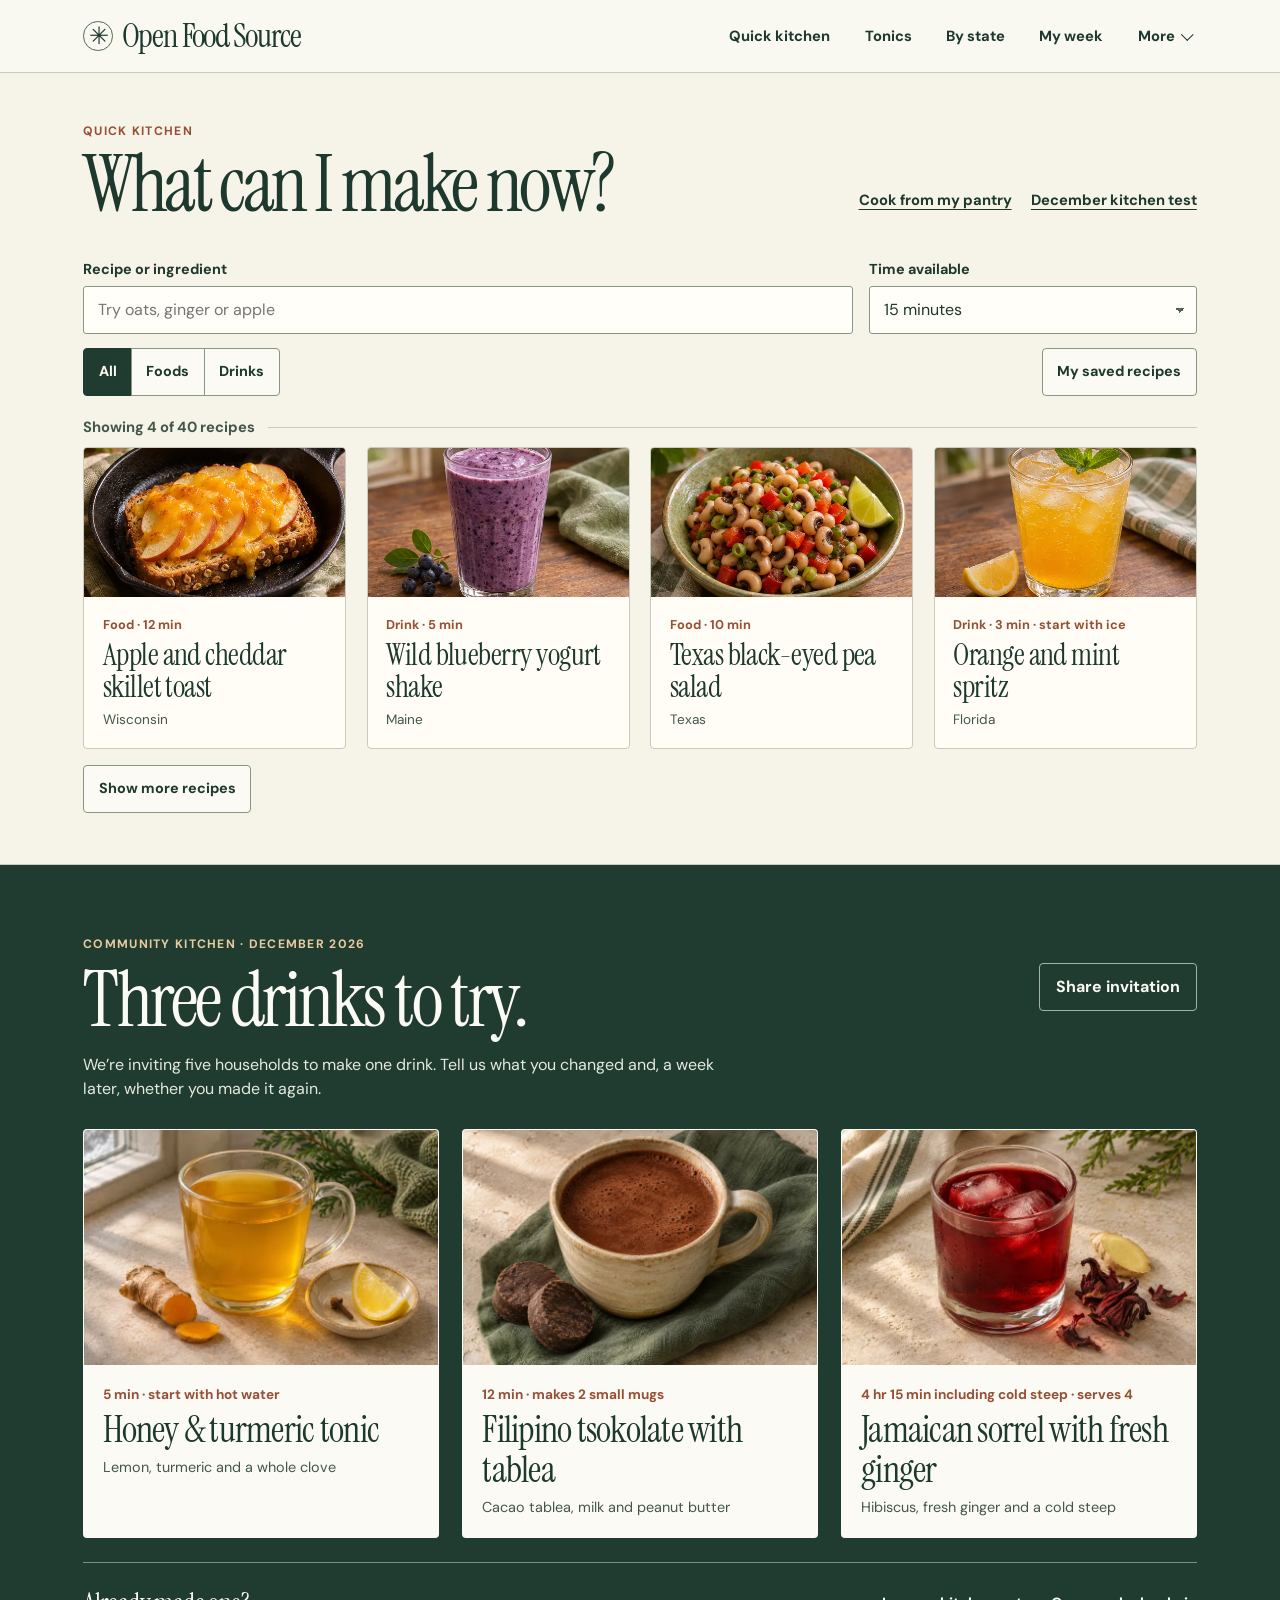
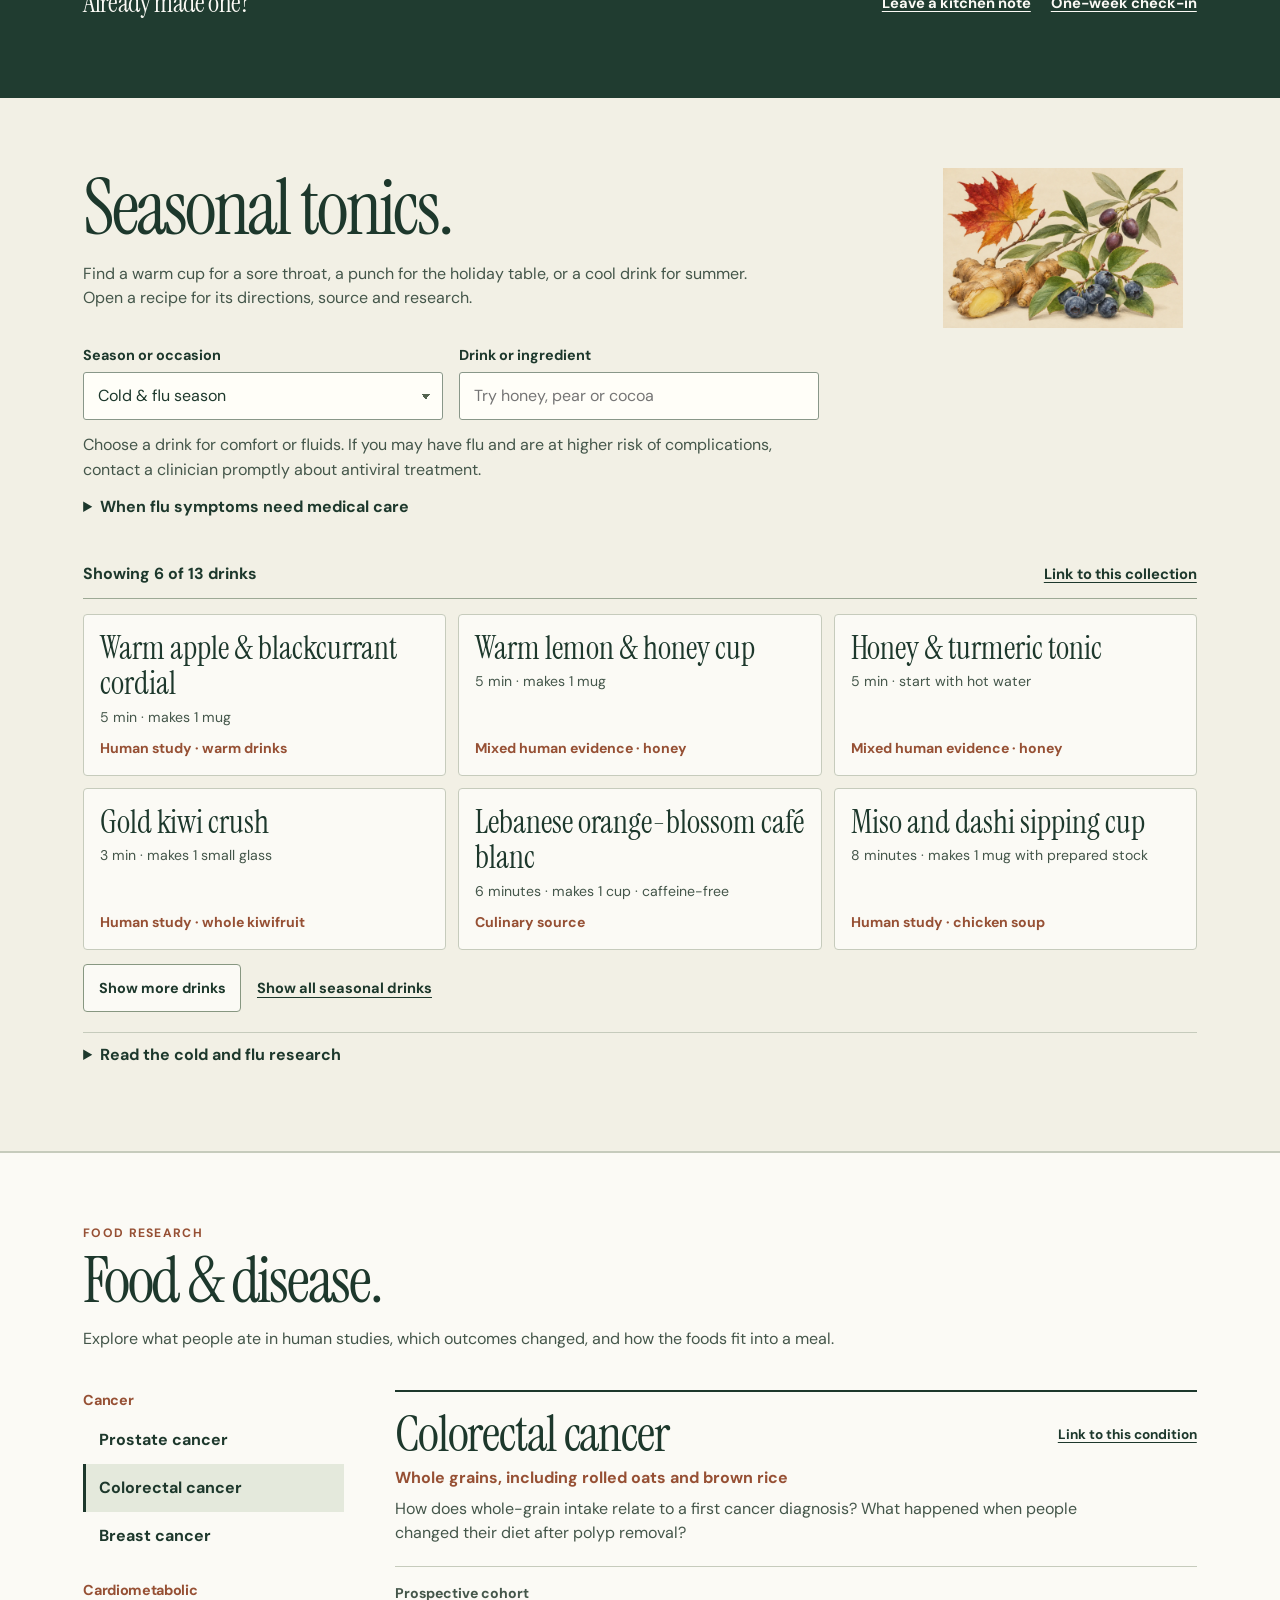
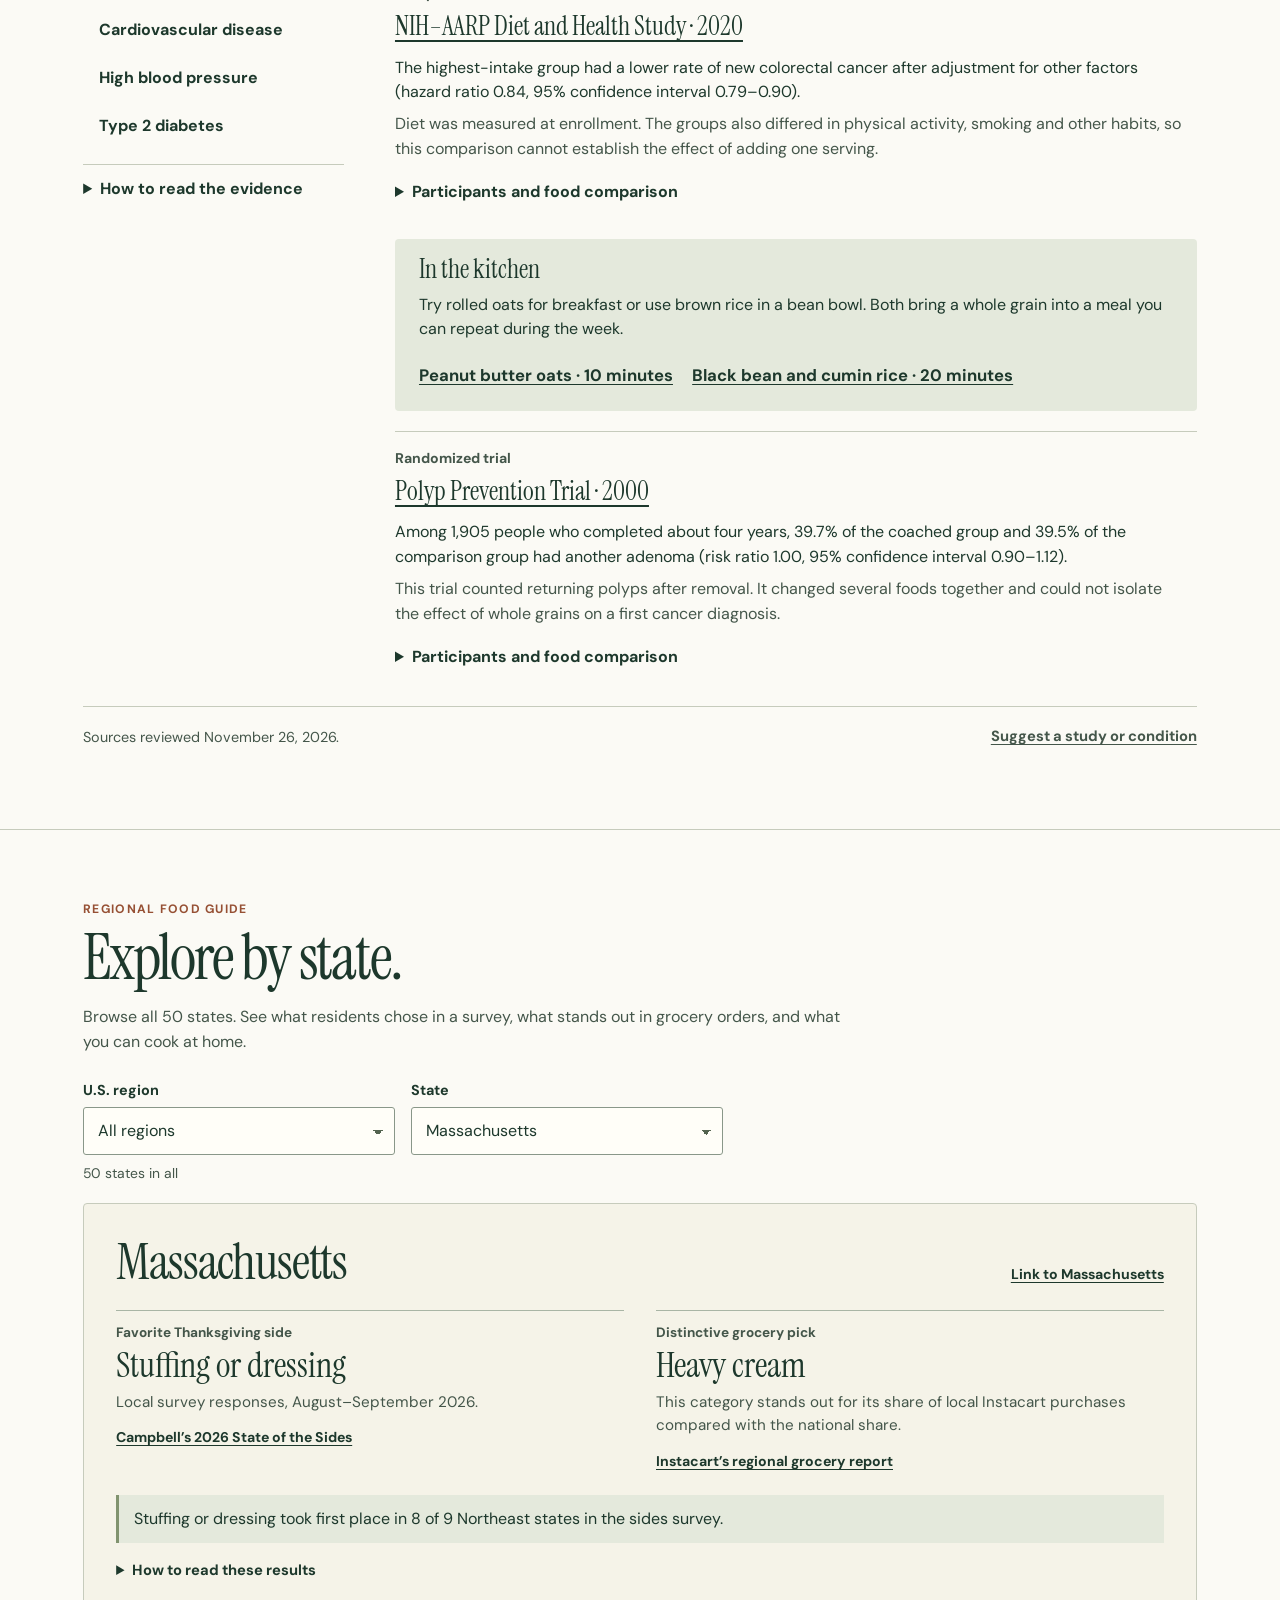
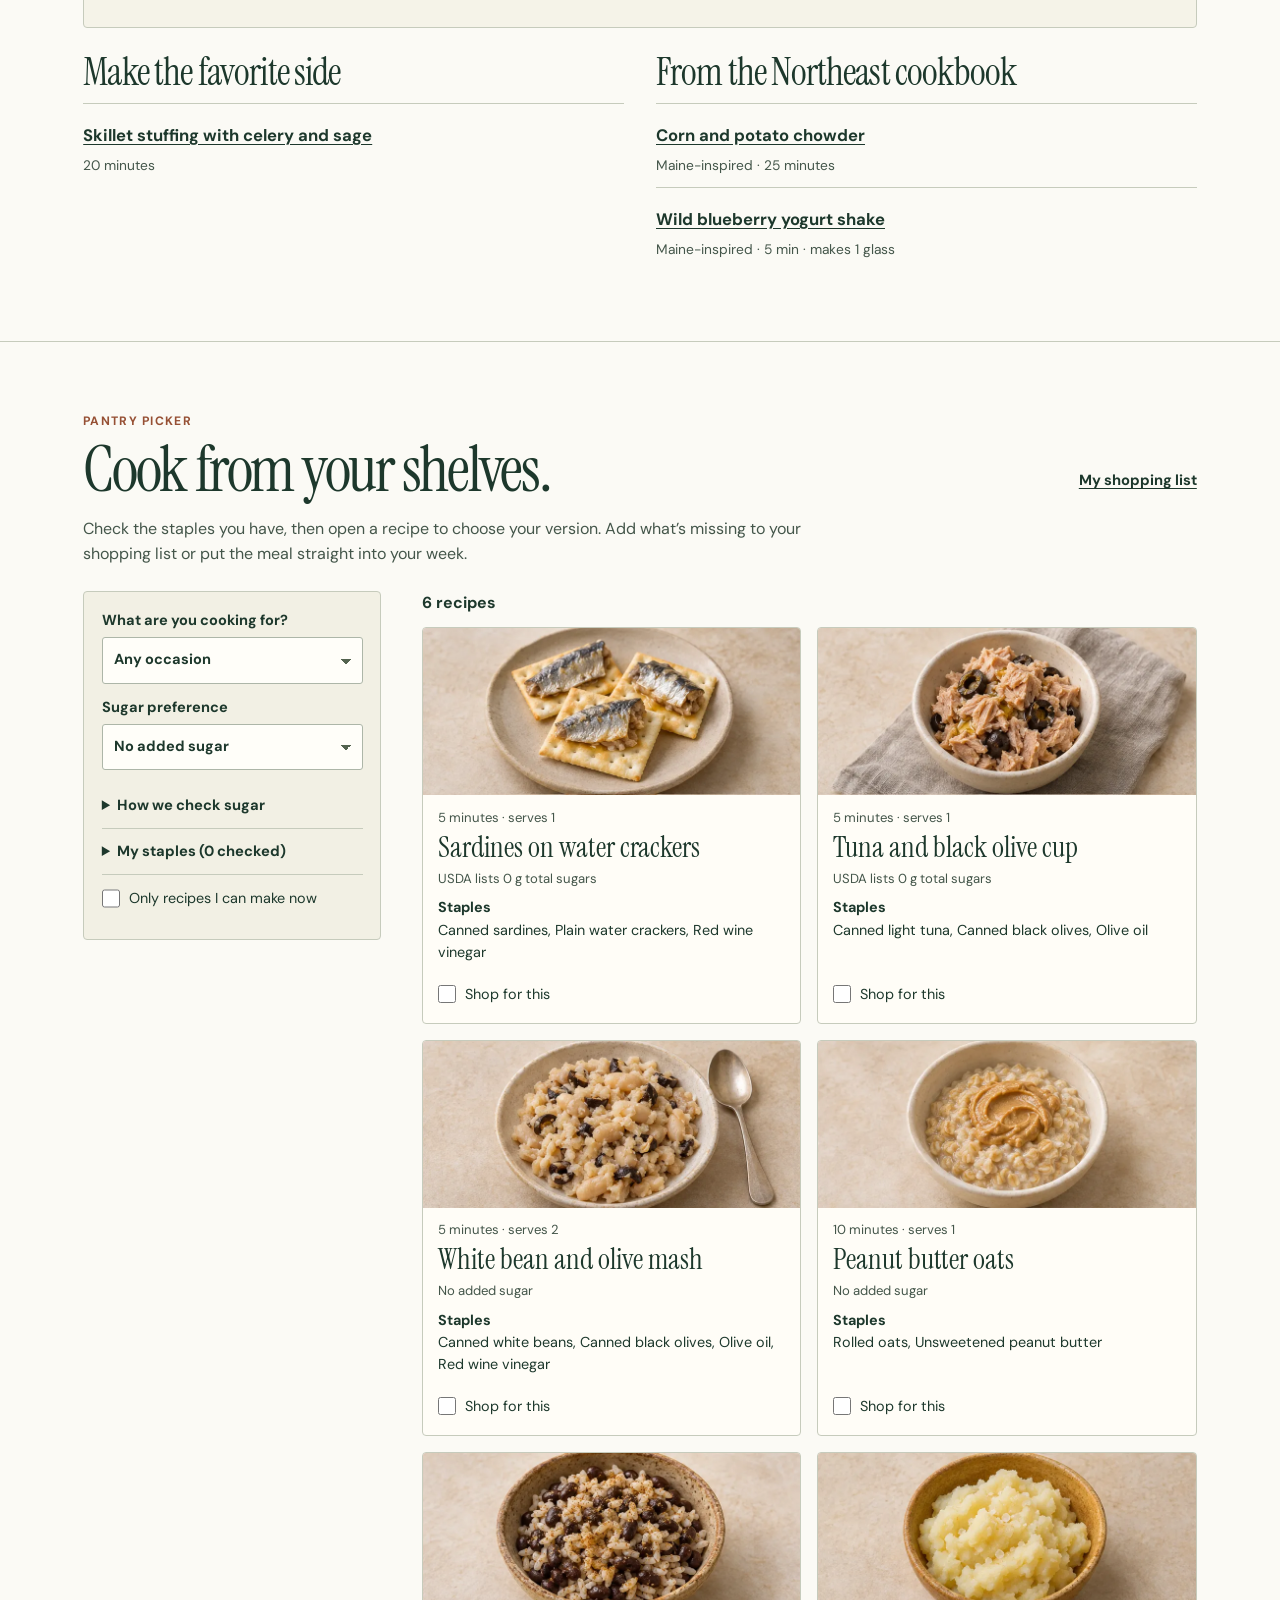
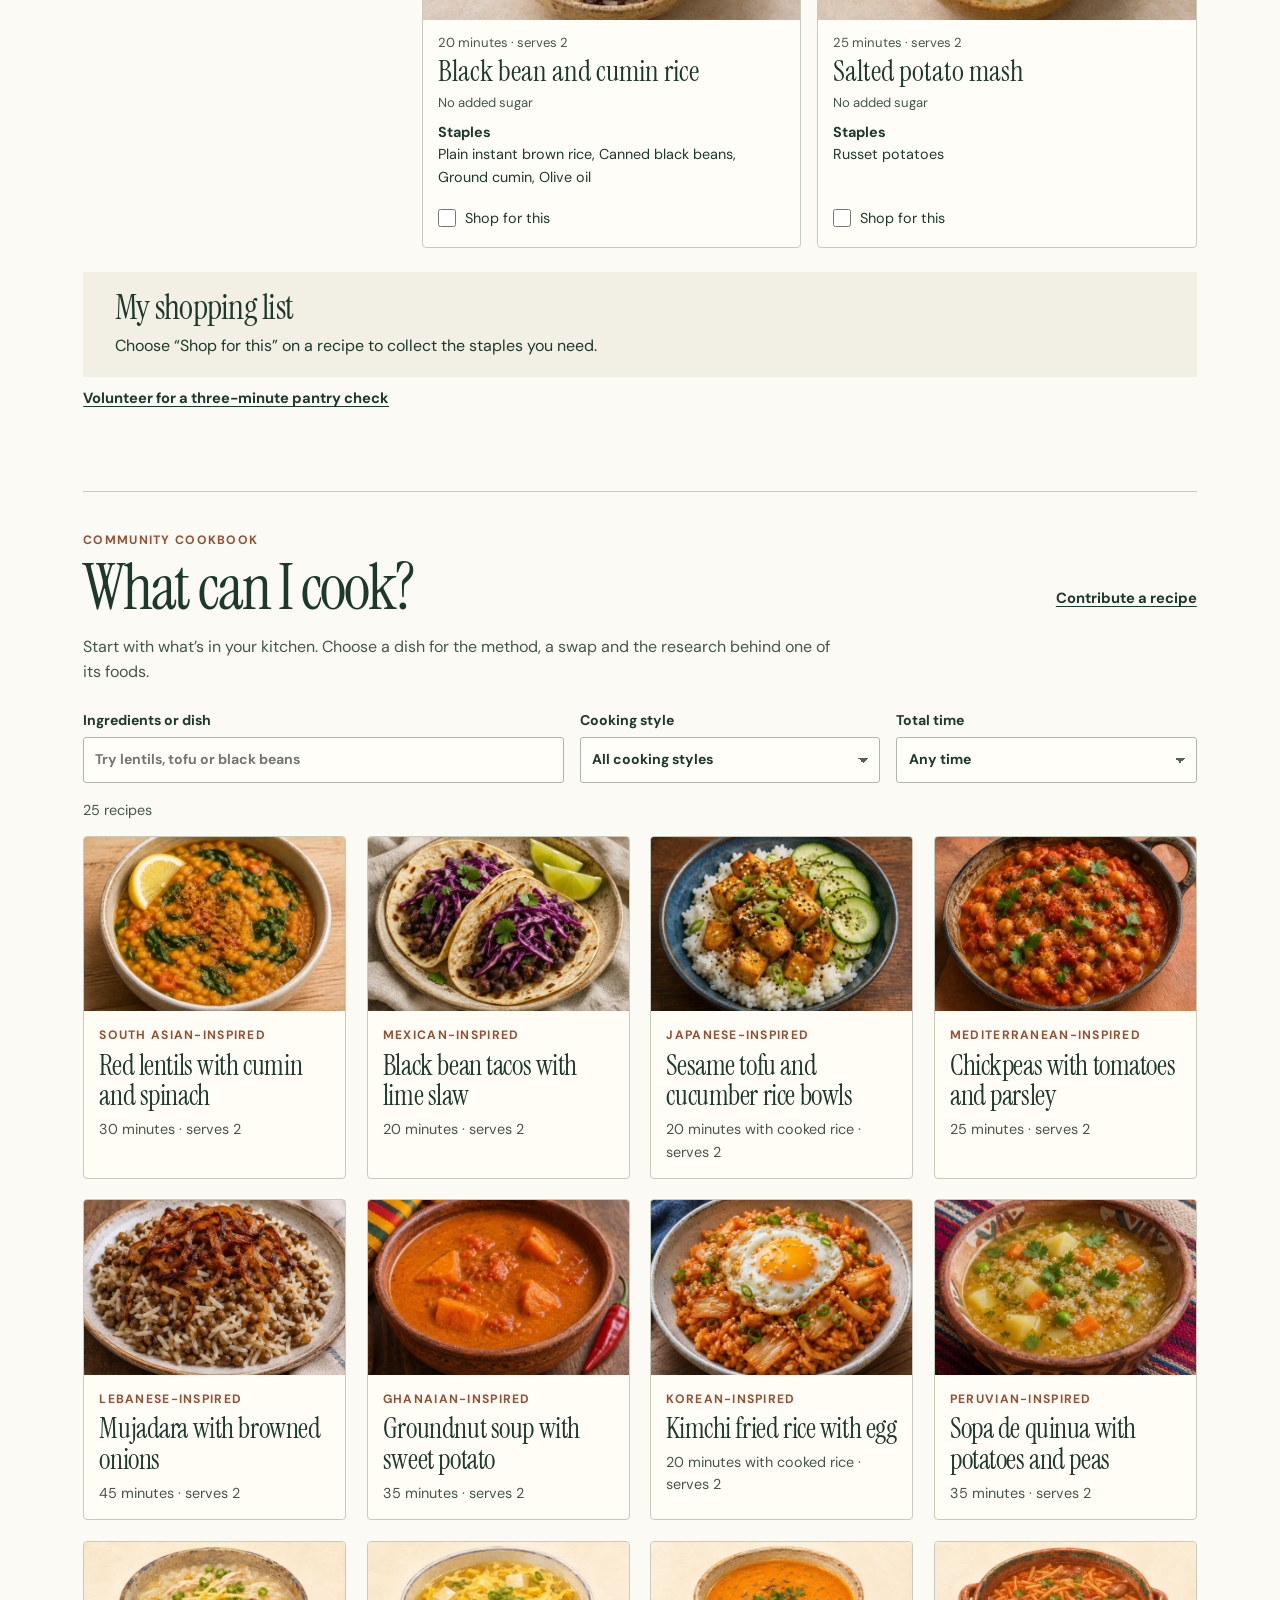
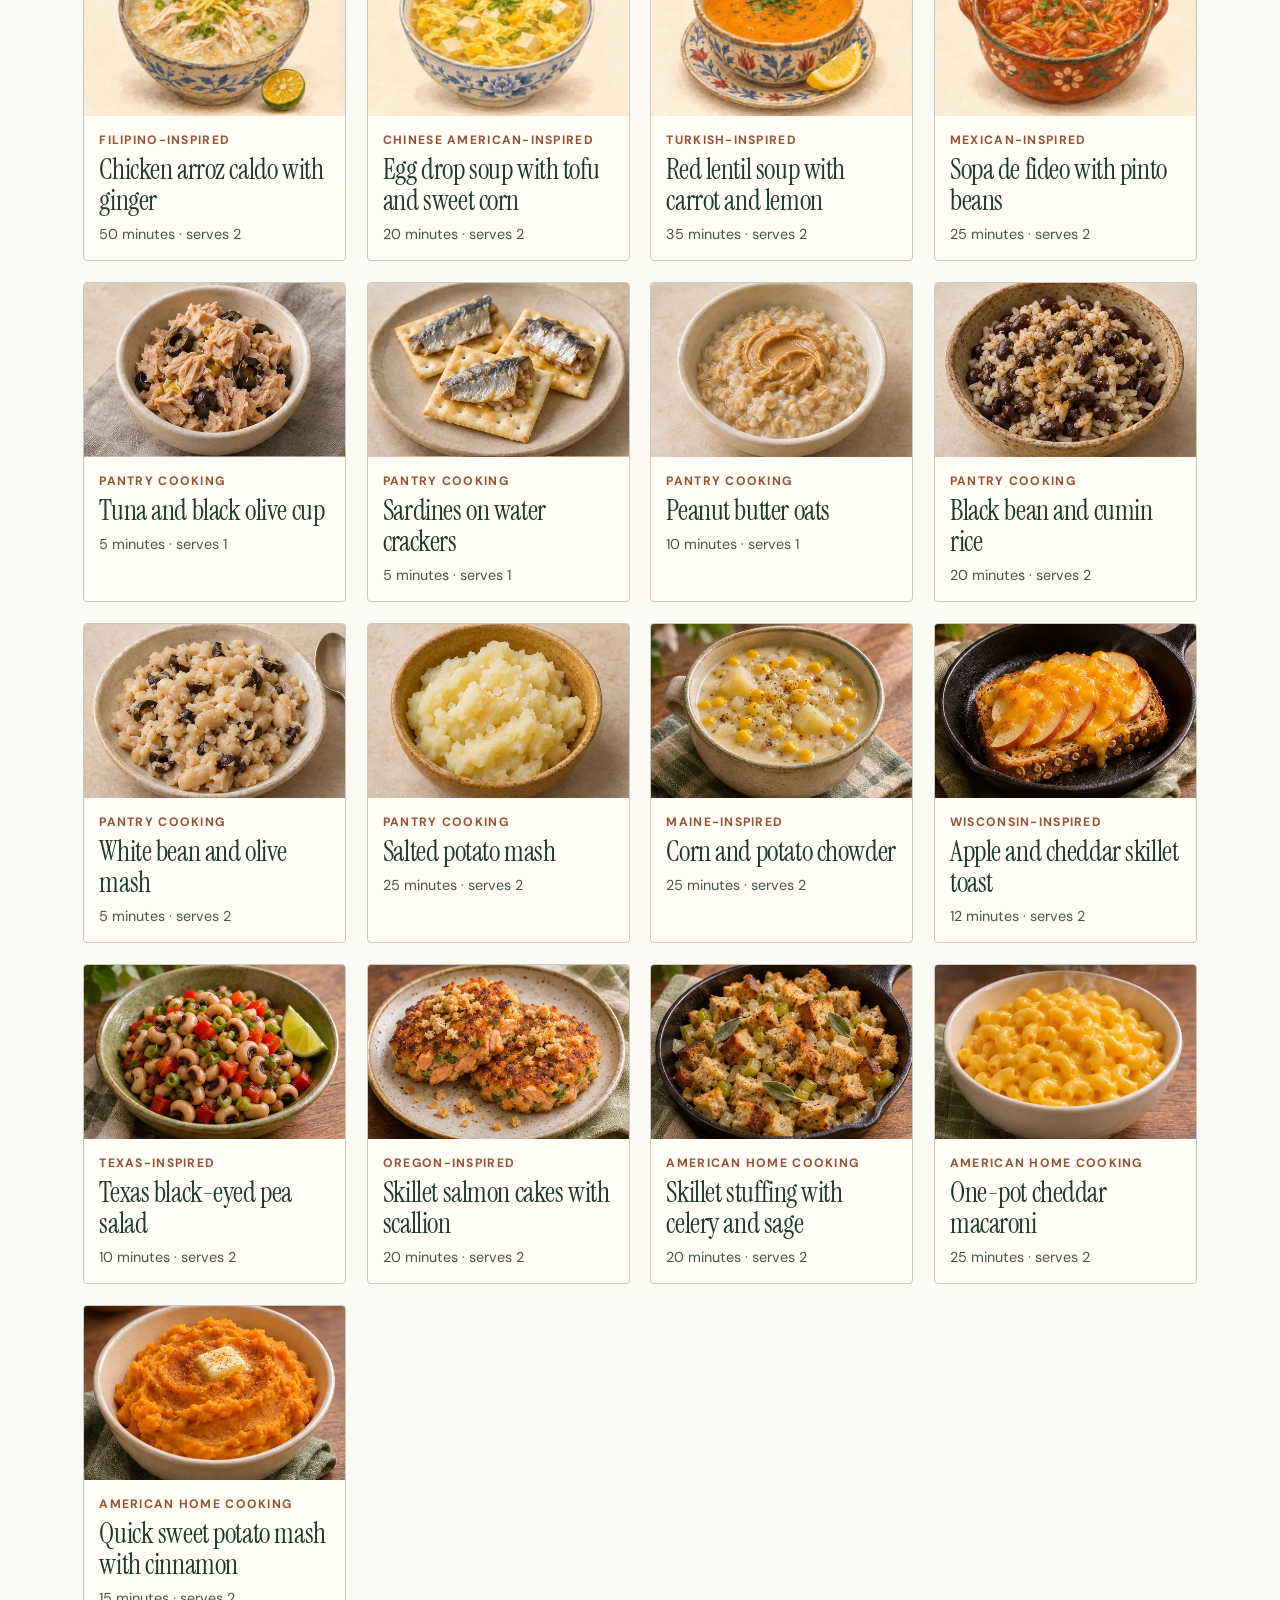
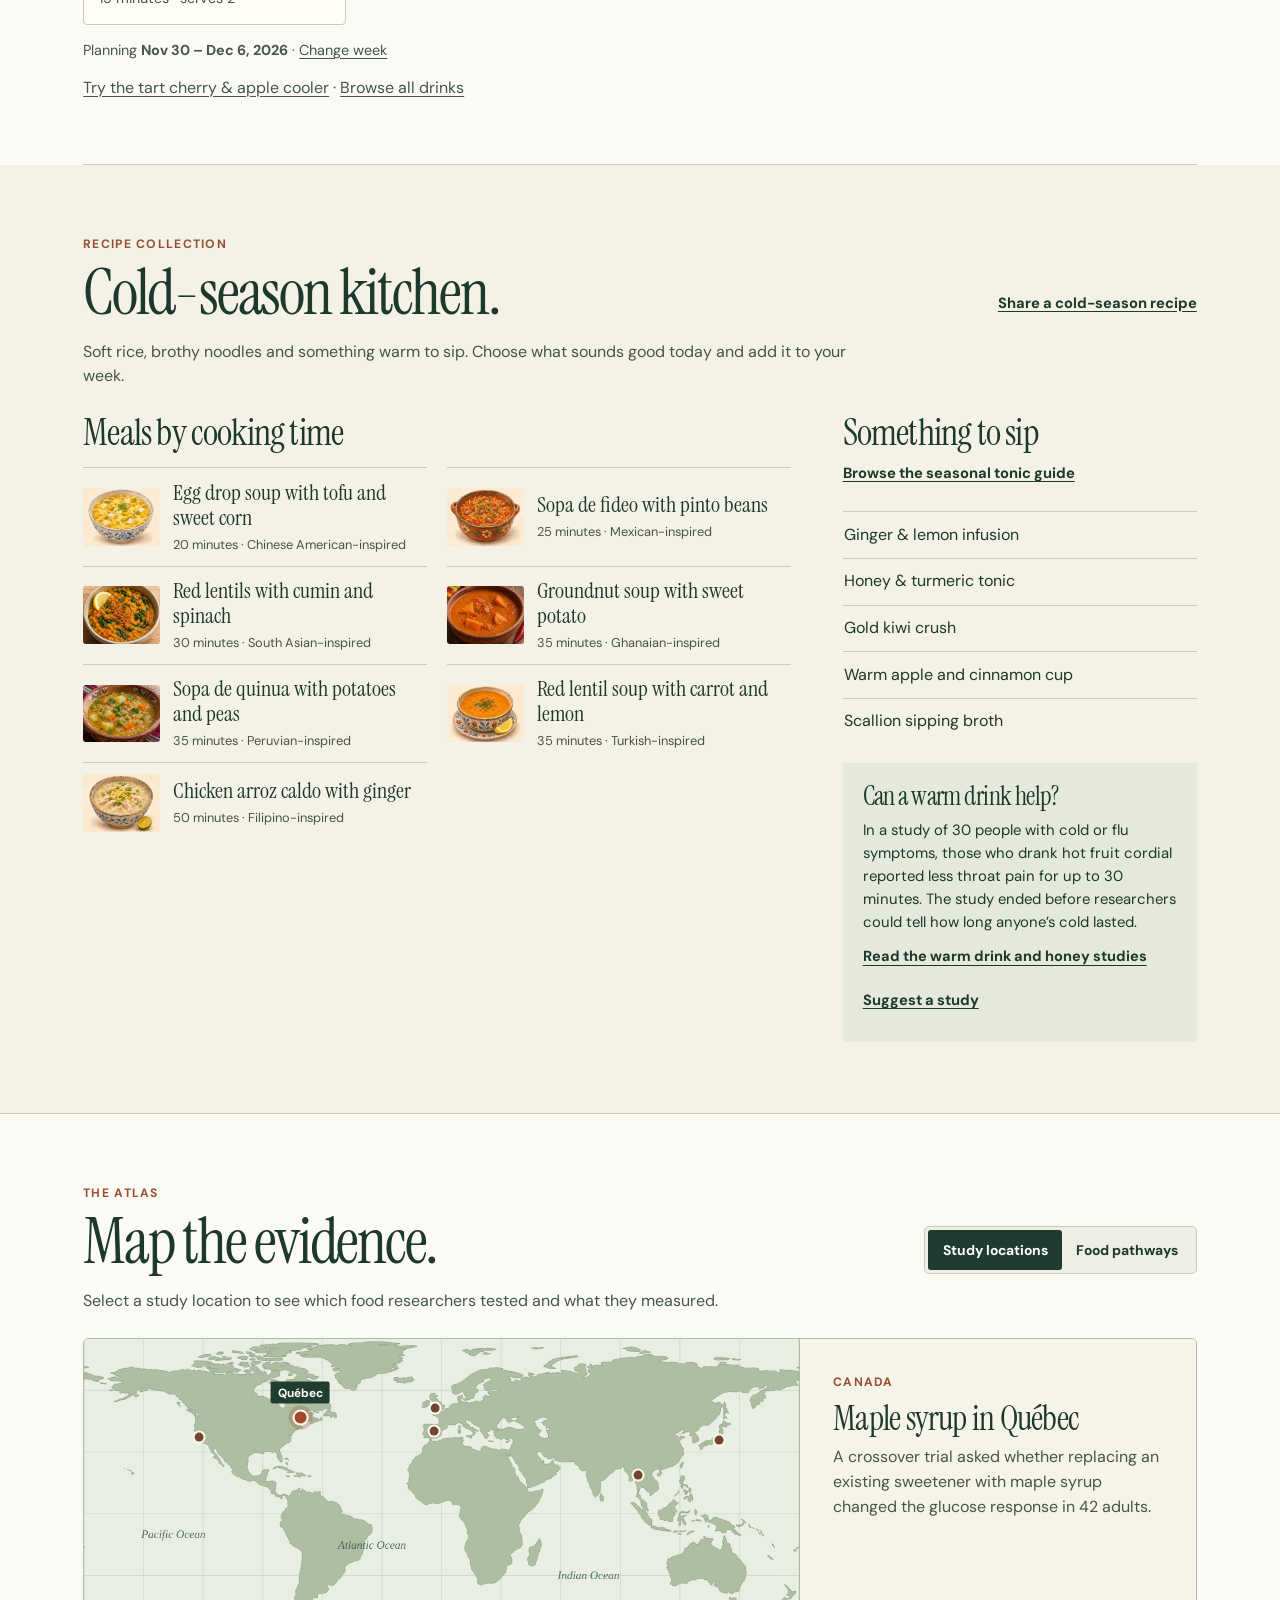
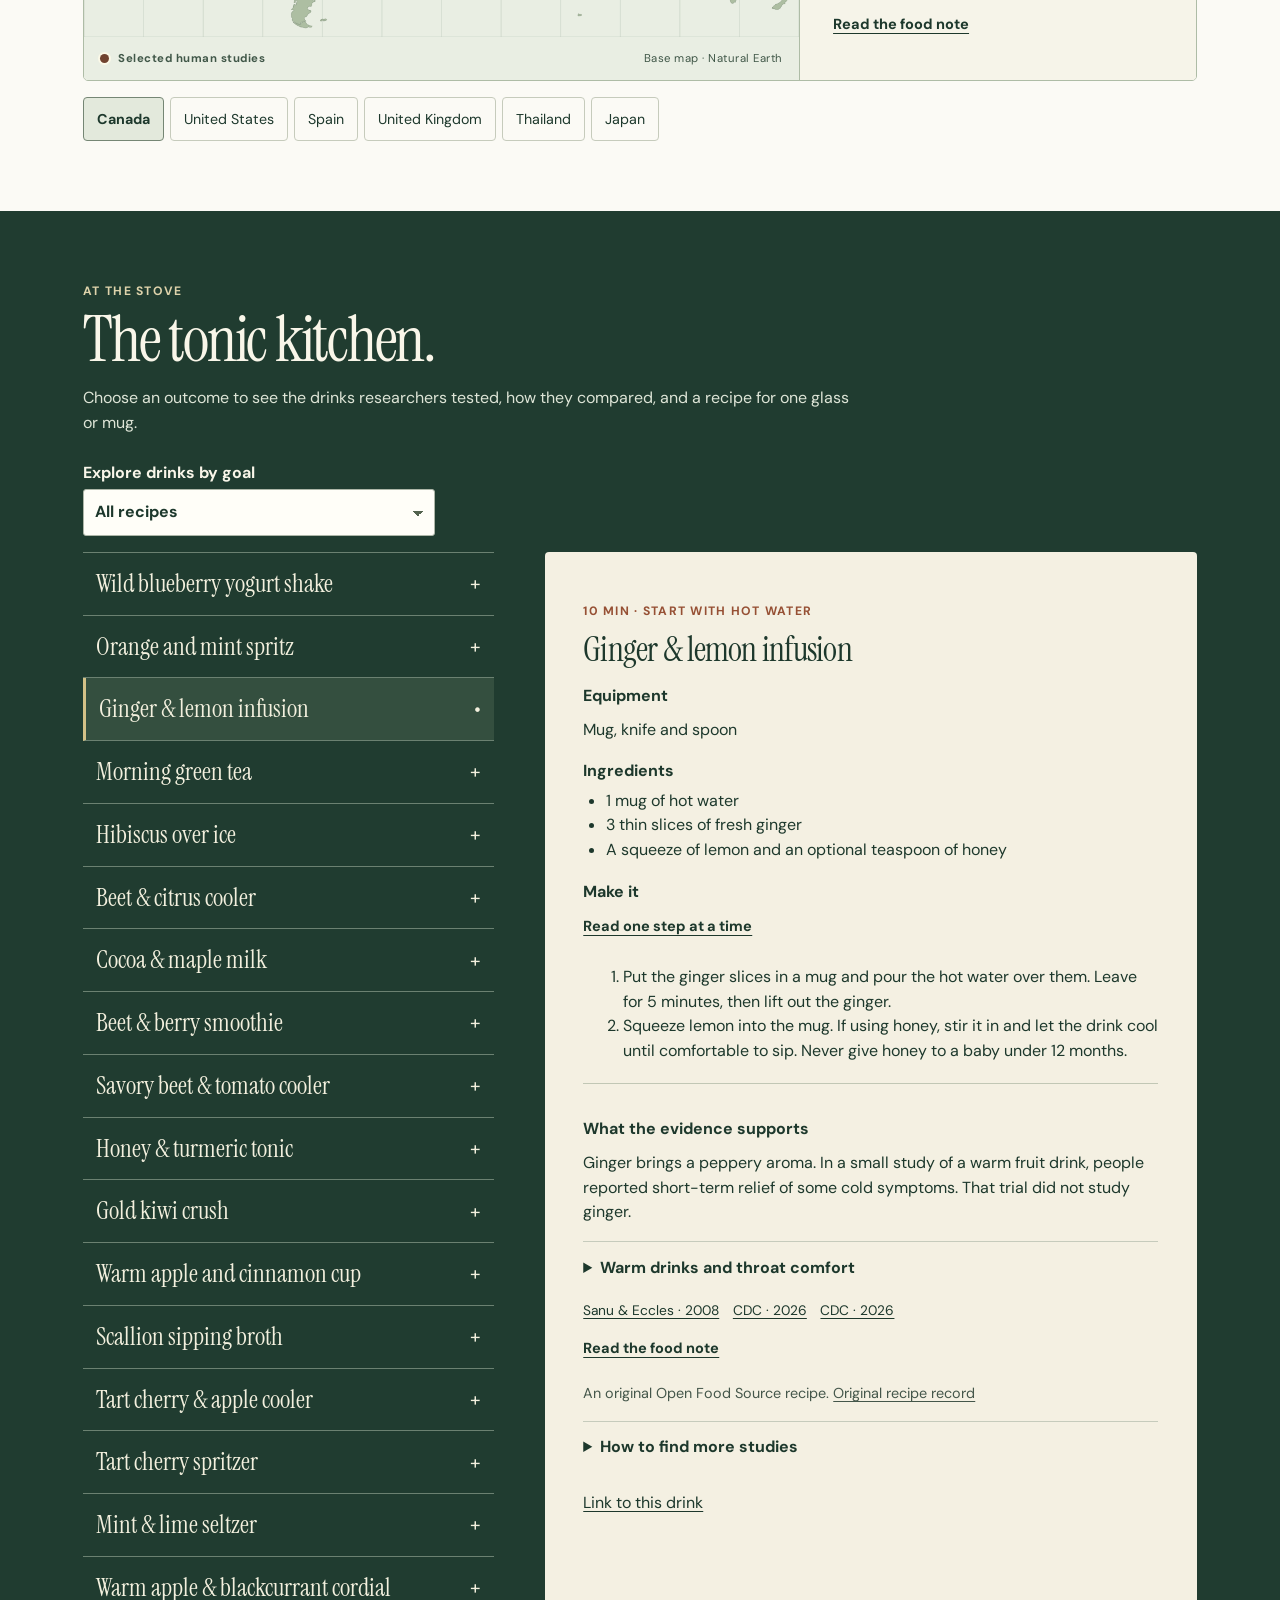
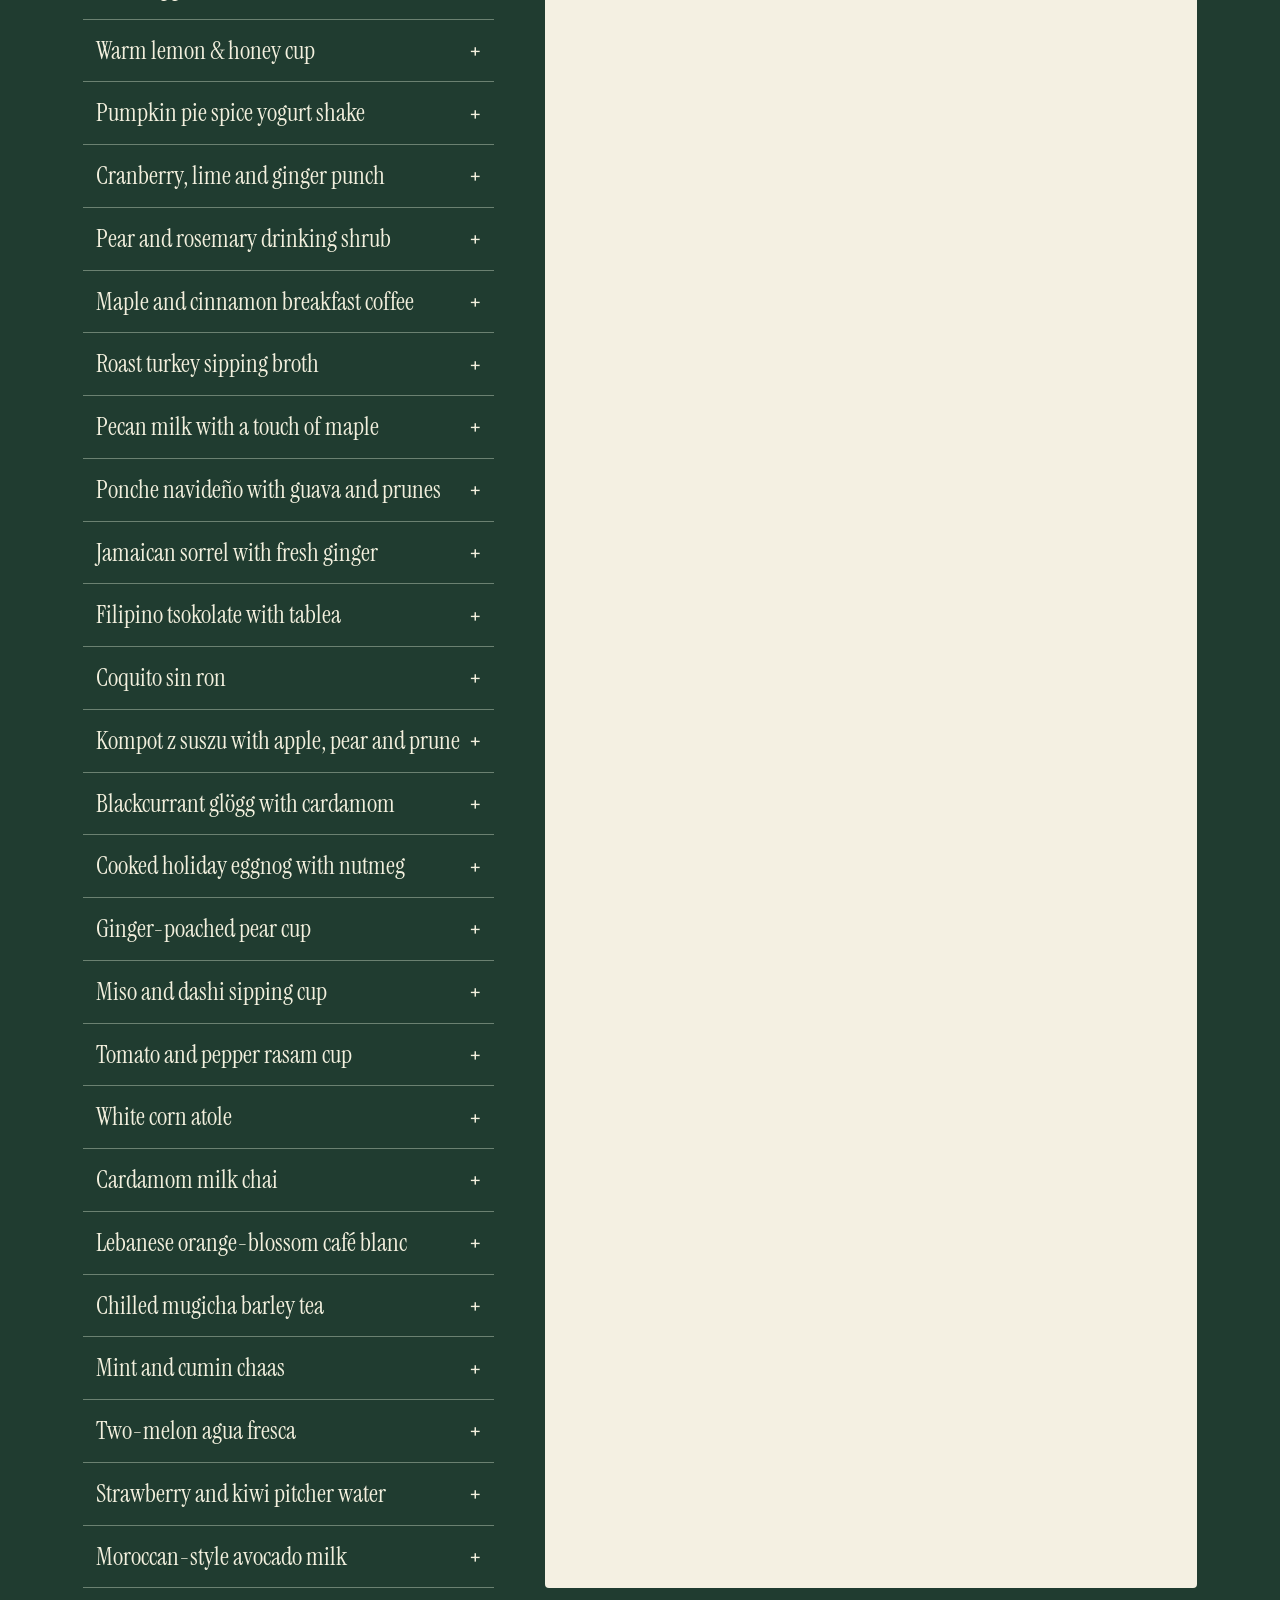
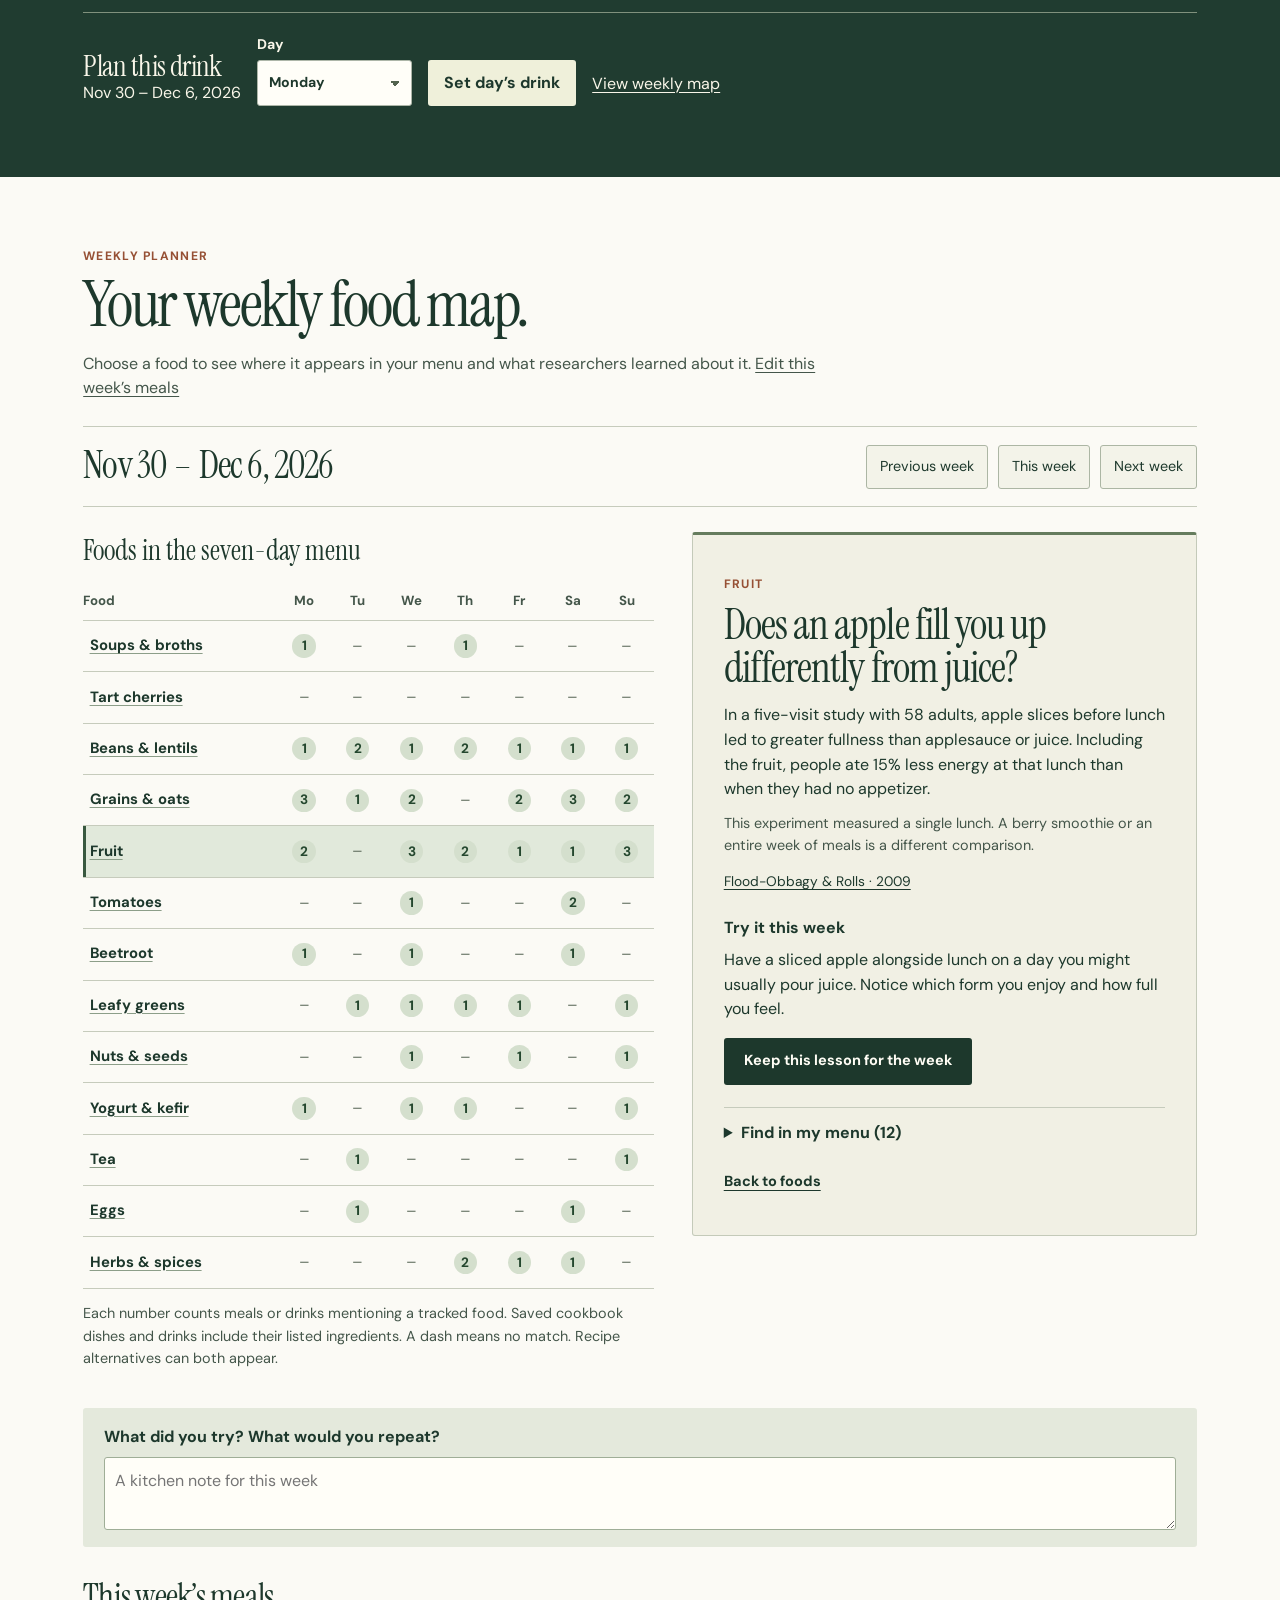
<file: index.html>
<!doctype html>
<html lang="en">
<head>
<meta charset="utf-8"><meta name="viewport" content="width=device-width,initial-scale=1">
<meta name="theme-color" content="#1e3a2e">
<meta name="description" content="Explore everyday foods and tonics through human research, real portions and practical recipes.">
<title>Open Food Source — Food, drink &amp; human research</title>
<link rel="stylesheet" href="style.css">
<link rel="stylesheet" href="kitchen.css">
<link rel="stylesheet" href="field-guide.css">
<link rel="icon" type="image/webp" href="assets/maple-leaf.webp">
<script defer src="research.js"></script><script defer src="assets/land.js"></script><script defer src="assets/composition.js"></script><script defer src="plot.js"></script><script defer src="tonic-evidence.js"></script><script defer src="seasonal-holiday.js"></script><script defer src="seasonal-everyday.js"></script><script defer src="december-pilot.js"></script><script defer src="recipes.js"></script><script defer src="atlas.js"></script>
<script defer src="dishes.js"></script><script defer src="weekly-map.js"></script><script defer src="planner.js"></script><script defer src="cookbook.js"></script><script defer src="pantry-picker.js"></script>
<script defer src="regional-data.js"></script><script defer src="quick-kitchen.js"></script><script defer src="regions.js"></script><script defer src="seasonal-guide.js"></script><script defer src="december-kitchen.js"></script>
<script defer src="cancer-food-evidence.js"></script><script defer src="cardiometabolic-food-evidence.js"></script><script defer src="disease-guide.js"></script>
</head>
<body>
<a href="#main" class="skip">Skip to content</a>
<header class="mast kitchen-mast"><div class="wrap mast-inner">
<a class="wordmark" href="#main" aria-label="Open Food Source home"><span class="compass" aria-hidden="true">✳</span>Open Food Source</a>
<nav aria-label="Main navigation"><a href="#quick-kitchen">Quick kitchen</a><a href="#seasonal-tonics" aria-label="Seasonal tonics">Tonics</a><a href="#regions">By state</a><a href="#weekly-map">My week</a><details id="kitchen-menu"><summary>More</summary><div><a href="#food-and-disease">Food &amp; disease research</a><a href="#pantry-picker">Pantry picker</a><a href="#cookbook">Full cookbook</a><a href="#kitchen">Drink kitchen</a><a href="#cold-season">Cold-season kitchen</a><a href="#december-kitchen">December kitchen test</a><a href="#atlas">Research atlas</a><a href="#pantry">USDA food index</a><a href="#sources">Sources &amp; contributions</a></div></details></nav>
</div></header>
<main id="main">
<section class="daily" id="quick-kitchen" aria-labelledby="daily-title"><div class="wrap daily-inner">
<div class="daily-heading"><div><p class="eyebrow">Quick kitchen</p><h1 id="daily-title">What can I make now?</h1></div><div class="daily-shortcuts"><a class="inline" href="#pantry-picker">Cook from my pantry</a><a class="inline" href="#december-kitchen">December kitchen test</a></div></div>
<div class="daily-controls"><label for="daily-query">Recipe or ingredient<input type="search" id="daily-query" placeholder="Try oats, ginger or apple" autocomplete="off"></label>
<label for="daily-time">Time available<select id="daily-time"><option value="5">5 minutes</option><option value="10">10 minutes</option><option value="15" selected>15 minutes</option><option value="30">30 minutes</option><option value="">Any time</option></select></label></div>
<div class="daily-toolbar"><div class="k-tabs" role="group" aria-label="Recipe type"><button type="button" data-kind="all" aria-pressed="true">All</button><button type="button" data-kind="dish" aria-pressed="false">Foods</button><button type="button" data-kind="drink" aria-pressed="false">Drinks</button></div>
<button id="daily-saved" type="button" class="k-outline" aria-pressed="false">My saved recipes</button></div>
<p id="daily-count" role="status" class="daily-count"></p><div id="daily-results" class="daily-results"></div>
<div class="daily-foot"><button type="button" id="daily-more" class="k-outline" hidden>Show more recipes</button><button type="button" id="daily-clear" class="text-button" hidden>Reset filters</button></div>
<p id="daily-status" role="status" class="quiet"></p></div></section>
<section id="december-kitchen" class="december-kitchen" aria-labelledby="december-title"><div class="section wrap">
<div class="december-heading"><div><p class="eyebrow">Community kitchen · December 2026</p><h2 id="december-title">Three drinks to try.</h2></div>
<button type="button" id="december-share" class="december-share">Share invitation</button></div>
<p class="december-intro">We’re inviting five households to make one drink. Tell us what you changed and, a week later, whether you made it again.</p>
<p id="december-share-status" role="status"></p><div id="december-invitation" hidden><label for="december-invite-text">Copy this invitation</label><textarea id="december-invite-text" readonly rows="3"></textarea></div>
<ul class="december-drinks" id="december-drinks"></ul>
<div class="december-feedback"><h3>Already made one?</h3><div><a class="inline" href="kitchen-check.html?pilot=december-2026#cook">Leave a kitchen note</a><a class="inline" href="kitchen-check.html?pilot=december-2026#return">One-week check-in</a></div></div>
</div></section>
<section id="seasonal-tonics" class="tonic-guide" aria-labelledby="tonic-title"><div class="section wrap">
<div class="tonic-heading"><div><h2 id="tonic-title">Seasonal tonics.</h2>
<p class="intro">Find a warm cup for a sore throat, a punch for the holiday table, or a cool drink for summer. Open a recipe for its directions, source and research.</p></div>
<img src="assets/botanical-plate.webp" alt="" width="500" height="333" loading="lazy"></div>
<div class="tonic-controls region-filters"><label for="tonic-season">Season or occasion<select id="tonic-season"></select></label>
<label for="tonic-search">Drink or ingredient<input id="tonic-search" type="search" placeholder="Try honey, pear or cocoa" autocomplete="off"></label></div>
<p id="tonic-season-note"></p>
<details class="tonic-care" id="tonic-care"><summary>When flu symptoms need medical care</summary><div id="tonic-care-body"></div></details>
<div class="tonic-results-heading"><p id="tonic-count" role="status"></p><a id="tonic-share" class="inline" href="#seasonal-tonics">Link to this collection</a></div>
<ul id="tonic-results" class="tonic-results"></ul><div class="tonic-actions"><button class="k-outline" id="tonic-more" type="button" hidden>Show more drinks</button><button class="text-button" id="tonic-clear" type="button" hidden>Show all seasonal drinks</button></div>
<details class="tonic-shelf" id="tonic-studies"><summary>Read the cold and flu research</summary><p class="quiet">Evidence reviewed <time datetime="2026-11-26">November 26, 2026</time>. The honey note includes a second trial in children that found similar results with honey and syrup placebo.</p><div id="tonic-evidence-list"></div></details>
</div></section>
<section id="food-and-disease" class="disease-guide" aria-labelledby="disease-title"><div class="section wrap">
<div class="disease-heading"><p class="eyebrow">Food research</p><h2 id="disease-title">Food &amp; disease.</h2>
<p class="intro">Explore what people ate in human studies, which outcomes changed, and how the foods fit into a meal.</p></div>
<div class="disease-layout"><div class="disease-navigation"><label for="disease-choice">Choose a condition</label><select id="disease-choice"></select>
<div id="disease-menu" aria-label="Conditions"></div>
<details class="research-key"><summary>How to read the evidence</summary><p>In a cohort study, researchers follow people who choose their own foods. In a randomized trial, researchers assign the groups being compared. Check whether the study tracked a diagnosis, a symptom, or a risk factor such as blood pressure.</p><p>A risk or hazard ratio of 1 means the groups had the same estimated risk or rate. A ratio of 0.84 describes a relative difference. To know the difference in cases per 100 people, you also need the underlying risks.</p><p>The 95% confidence interval shows uncertainty around the estimate. If it includes 1, the data are compatible with no difference between groups.</p></details></div>
<article id="disease-reading" aria-labelledby="condition-name"></article></div>
<div class="disease-footer"><p>Sources reviewed <time datetime="2026-11-26">November 26, 2026</time>.</p><a class="inline" href="https://github.com/bennewell35/open-food-source/issues/new?template=study-or-recipe.md">Suggest a study or condition</a></div>
</div></section>
<section id="regions" class="region-section" aria-labelledby="regions-title"><div class="section wrap">
<div class="section-head"><div><p class="eyebrow">Regional food guide</p><h2 id="regions-title">Explore by state.</h2></div></div>
<p class="intro">Browse all 50 states. See what residents chose in a survey, what stands out in grocery orders, and what you can cook at home.</p>
<div class="region-filters"><label for="region-area">U.S. region<select id="region-area"><option value="">All regions</option></select></label>
<label for="region-state">State<select id="region-state"></select></label></div><p id="region-count" class="quiet" role="status"></p>
<article id="region-card" aria-label="State food data"></article><div id="region-recipes"></div></div></section>
<section class="section wrap picker" id="pantry-picker" aria-labelledby="picker-title">
<div class="section-head"><div><p class="eyebrow">Pantry picker</p><h2 id="picker-title">Cook from your shelves.</h2></div><a class="inline" href="#picker-shopping">My shopping list</a></div>
<p class="intro">Check the staples you have, then open a recipe to choose your version. Add what’s missing to your shopping list or put the meal straight into your week.</p>
<div class="picker-layout">
<div class="picker-controls">
<label for="picker-use">What are you cooking for?<select id="picker-use"><option value="">Any occasion</option><option value="training">Training day</option><option value="desk">Desk lunch</option><option value="simple">Low-prep / ADHD-friendly</option></select></label>
<label for="picker-sugar">Sugar preference<select id="picker-sugar"><option value="no-added">No added sugar</option><option value="zero">USDA lists 0 g total sugars</option></select></label>
<details><summary>How we check sugar</summary><p>Every recipe here uses unsweetened ingredients. Oats, beans and other whole foods can still contain naturally occurring sugars. The 0 g filter requires a USDA record listing 0 g total sugars per 100 g for every ingredient. Some values are assumed or rounded. Check your product’s ingredients and label.</p><a class="inline" href="https://www.fda.gov/food/nutrition-facts-label/added-sugars-nutrition-facts-label">FDA guide to added sugars</a></details>
<details id="picker-stock"><summary>My staples <span id="picker-checked"></span></summary><p>Check what you have. Water and salt are assumed. Check amounts in the recipe.</p><div id="picker-staples"></div></details>
<label class="picker-check"><input type="checkbox" id="picker-ready">Only recipes I can make now</label>
<p class="quiet" id="picker-storage" role="status"></p>
</div>
<div class="picker-matches">
<aside id="picker-guide" class="picker-guide" aria-label="Research for this occasion" hidden></aside>
<p id="picker-count" class="picker-count" role="status"></p>
<div id="picker-results"></div><div id="picker-empty" hidden><p>No recipes match these choices.</p><button id="picker-reset" class="text-button" type="button">Show all pantry recipes</button></div>
</div></div>
<div id="picker-detail-slot"></div>
<section id="picker-shopping" aria-labelledby="shopping-title"><h3 id="shopping-title" tabindex="-1">My shopping list</h3><p id="shopping-summary" role="status"></p><ul id="shopping-ingredients"></ul><div id="shopping-recipes"></div></section>
<a class="inline" href="kitchen-check.html#picker">Volunteer for a three-minute pantry check</a>
</section>
<section class="section wrap" id="cookbook" aria-labelledby="cookbook-title">
<div class="section-head"><div><p class="eyebrow">Community cookbook</p><h2 id="cookbook-title">What can I cook?</h2></div><a class="inline" href="https://github.com/bennewell35/open-food-source/issues/new?template=community-recipe.md">Contribute a recipe</a></div>
<p class="intro">Start with what’s in your kitchen. Choose a dish for the method, a swap and the research behind one of its foods.</p>
<div class="dish-filters">
<label for="dish-search">Ingredients or dish<input type="search" id="dish-search" placeholder="Try lentils, tofu or black beans"></label>
<label for="cooking-style">Cooking style<select id="cooking-style"><option value="">All cooking styles</option></select></label>
<label for="cook-time">Total time<select id="cook-time"><option value="">Any time</option><option value="20">20 minutes or less</option><option value="25">25 minutes or less</option><option value="30">30 minutes or less</option><option value="35">35 minutes or less</option><option value="45">45 minutes or less</option></select></label>
</div>
<div class="dish-results"><p id="dish-count" role="status"></p><button id="reset-dishes" class="text-button" hidden>Clear filters</button></div>
<div id="dish-list" class="dish-list"></div><div id="dish-empty" hidden><p>Try fewer ingredients or clear a filter. You can also look up a food’s nutrients.</p><a class="inline" id="pantry-search-link" href="#pantry">Search the food index</a></div>
<div id="cookbook-detail-slot"><section id="dish-detail" aria-label="Selected recipe" hidden></section></div>
<p class="map-legend">Planning <strong id="cookbook-week"></strong> · <a href="#weekly-map">Change week</a></p>
<p class="intro"><a href="?drink=cherry-apple#kitchen">Try the tart cherry &amp; apple cooler</a> · <a href="#kitchen">Browse all drinks</a></p>
</section>
<section class="season" id="cold-season" aria-labelledby="season-title"><div class="section wrap">
<div class="section-head"><div><p class="eyebrow">Recipe collection</p><h2 id="season-title">Cold-season kitchen.</h2></div>
<a class="inline" href="https://github.com/bennewell35/open-food-source/issues/new?template=community-recipe.md">Share a cold-season recipe</a></div>
<p class="intro">Soft rice, brothy noodles and something warm to sip. Choose what sounds good today and add it to your week.</p>
<div class="season-grid">
<div><h3>Meals by cooking time</h3><ul class="season-meals" id="season-meals"></ul></div>
<div><h3>Something to sip</h3><a class="inline" href="?season=cold-flu#seasonal-tonics">Browse the seasonal tonic guide</a><ul class="season-drinks" id="season-drinks"></ul>
<aside class="season-research" aria-labelledby="season-research-title"><h3 id="season-research-title">Can a warm drink help?</h3>
<p>In a study of 30 people with cold or flu symptoms, those who drank hot fruit cordial reported less throat pain for up to 30 minutes. The study ended before researchers could tell how long anyone’s cold lasted.</p>
<button class="text-button" type="button" id="season-evidence">Read the warm drink and honey studies</button>
<a class="inline" href="https://github.com/bennewell35/open-food-source/issues/new?template=study-or-recipe.md">Suggest a study</a></aside>
</div></div></div></section>
<section class="section wrap" id="atlas">
<div class="section-head"><div><p class="eyebrow">The atlas</p><h2>Map the evidence.</h2></div><div class="switch" aria-label="Atlas views"><button id="geo-toggle" aria-pressed="true" aria-controls="geo">Study locations</button><button id="path-toggle" aria-pressed="false" aria-controls="paths">Food pathways</button></div></div>
<div id="geo"><p class="intro">Select a study location to see which food researchers tested and what they measured.</p>
<div class="geo-layout"><div class="cartography"><div class="map" id="map"><canvas aria-hidden="true" width="1200" height="500" id="land"></canvas><div id="pins"></div></div>
<div class="map-footer"><span class="dot-key"></span>Selected human studies <span class="map-credit">Base map · Natural Earth</span></div></div>
<article class="place-card" id="place-card" aria-live="polite"></article></div>
<div class="country-list" id="country-list" aria-label="Study locations"></div></div>
<div id="paths" hidden><p class="intro">Choose an outcome to trace it back to a food, the biology, and the evidence behind it.</p><div class="filters" id="path-filters" aria-label="Filter by outcome"></div><p id="path-count" class="meta" role="status"></p><div id="path-list" class="note-grid"></div></div>
</section>
<section class="kitchen" id="kitchen"><div class="section wrap">
<div class="section-head"><div><p class="eyebrow">At the stove</p><h2>The tonic kitchen.</h2></div></div>
<p class="intro">Choose an outcome to see the drinks researchers tested, how they compared, and a recipe for one glass or mug.</p>
<label class="drink-goal" for="drink-goal">Explore drinks by goal<select id="drink-goal"><option value="all">All recipes</option></select></label>
<div class="recipe-layout"><div id="recipes" class="recipe-list" aria-label="Choose a recipe"></div><article id="recipe-card" class="recipe-card" aria-live="polite"></article></div>
<div class="drink-planning"><div><h3>Plan this drink</h3><p id="drink-plan-week"></p></div>
<label for="recipe-day">Day<select id="recipe-day"></select></label><button id="use-recipe">Set day’s drink</button>
<a href="#weekly-map">View weekly map</a><p id="drink-plan-status" role="status"></p></div>
</div></section>
<section class="section wrap planner" id="planner" aria-labelledby="planner-title">
<div id="weekly-map"><p class="eyebrow">Weekly planner</p><h2 id="planner-title">Your weekly food map.</h2></div>
<p class="intro">Choose a food to see where it appears in your menu and what researchers learned about it. <a href="#week-menu">Edit this week’s meals</a></p>
<div class="week-bar"><h3 id="week-title" aria-live="polite"></h3>
<div class="week-actions" aria-label="Choose a week"><button id="previous-week">Previous week</button><button id="current-week">This week</button><button id="next-week">Next week</button></div></div>
<div class="weekly-workbench">
<div class="weekly-chart"><div id="food-matrix"></div>
<p class="map-legend">Each number counts meals or drinks mentioning a tracked food. Saved cookbook dishes and drinks include their listed ingredients. A dash means no match. Recipe alternatives can both appear.</p></div>
<article id="weekly-lesson" class="weekly-lesson" aria-label="Selected food lesson"></article></div>
<div class="weekly-journal"><label for="weekly-reflection">What did you try? What would you repeat?</label>
<textarea id="weekly-reflection" rows="2" placeholder="A kitchen note for this week"></textarea><p id="learning-status" role="status" class="quiet"></p></div>
<h3 id="week-menu" class="menu-heading">This week’s meals</h3>
<p class="intro">Open a day to change its suggested meals or drink. Edits update the map and save in this browser.</p>
<div id="planner-days"></div><p id="planner-status" role="status" class="quiet"></p>
<aside class="prevention" aria-labelledby="risk-title"><div><p class="eyebrow">Research behind the menu</p><h3 id="risk-title">Food and cancer risk</h3><a class="inline" href="?condition=colorectal-cancer#food-and-disease">Browse the disease studies</a></div>
<div><p>Whole grains and foods containing fiber are linked to lower colorectal cancer risk. That’s why oats, beans and lentils show up several times this week. The American Cancer Society also recommends limiting processed meat and sugary drinks and says it is best to avoid alcohol. <a href="https://www.wcrf.org/research-policy/evidence-for-our-recommendations/wholegrains-veg-fruit-beans/">WCRF evidence</a> · <a href="https://www.cancer.org/cancer/risk-prevention/diet-physical-activity/acs-guidelines-nutrition-physical-activity-cancer-prevention.html">ACS guideline</a></p>
<p><strong>For prostate cancer specifically,</strong> dietary lycopene studies have mixed results. Human research has yet to establish that beetroot juice or a turmeric tonic prevents or treats prostate cancer. In the MEAL trial, increasing vegetables did not significantly slow progression in men already on active surveillance. Enjoy tomatoes, beets and spices for the foods they are. <a href="https://www.cancer.gov/types/prostate/patient/prostate-prevention-pdq">NCI prevention review</a> · <a href="https://pubmed.ncbi.nlm.nih.gov/31935026/">MEAL trial</a></p></div></aside>
</section>
<section class="section wrap" id="pantry"><div class="section-head"><div><p class="eyebrow">Food composition</p><h2>Inside the pantry.</h2></div></div>
<p class="intro">Search all 7,793 food records in USDA’s April 2018 SR Legacy collection. Choose a preparation and portion to see what it contributes.</p>
<div class="food-plot"><div class="plot-head"><div><h3>Nutrient map</h3><p>Each dot is a food record per 100 g. Select a dot or use the food search below.</p></div><label for="axes">Compare nutrients<select id="axes"><option value="fiber">Fiber and protein</option><option value="maple" selected>Vitamin B2 and manganese</option><option value="sugar">Carbohydrate and total sugars</option><option value="iron">Iron and vitamin C</option></select></label></div>
<canvas id="nutrient-map" role="img" aria-describedby="plot-description" aria-label="Nutrient distribution of foods"></canvas><div class="plot-key"><i></i><span id="plot-description"></span></div><p id="plot-selection" class="plot-selection" role="status"></p></div>
<div class="index-layout"><div class="index-controls"><label for="query">Find a food</label><input type="search" id="query" placeholder="Try maple syrup, spinach or lentils" value="maple syrup">
<label for="group">Food group</label><select id="group"><option value="">All food groups</option></select>
<p class="meta" role="status" id="result-count"></p><label for="matches">Matching foods</label><select id="matches"></select></div>
<article class="nutrients" id="nutrients" aria-label="Food composition"></article></div></section>
<section class="field-note"><div class="wrap goal-grid"><div><p class="eyebrow">One week in the kitchen</p><h2>A goal you can taste.</h2></div><div><p>At three breakfasts this week, pair a food you already eat with a plant food you enjoy. Try plain yogurt with berries and oats. On a rushed morning, add a handful of frozen berries.</p><p>Pick one drink from the tonic kitchen to try alongside a meal. At the end of the week, ask which combination tasted good, fit your day, and is worth repeating. Three breakfasts is a practical starting point. A week of trying a recipe cannot establish a change in inflammation or immunity.</p></div></div></section>
<section class="section wrap shelf" id="sources"><div><p class="eyebrow">Research notes</p><h2>The source shelf.</h2><a class="inline" href="#food-and-disease">Find research by condition</a></div>
<p class="intro">Selected human trials, food composition tables, and guidance from public health agencies. Sources checked November 26, 2026.</p>
<details><summary>How to read the evidence</summary><p>A cardiovascular event is a clinical outcome. LDL cholesterol and blood pressure are risk markers. An attention task or symptom rating answers a narrower question. Nutrient content tells you what a food contributes. A plausible biological mechanism is a reason to test a claim.</p><p>This is a curated guide. We selected studies that speak to these foods, checked comparison groups and serving sizes, and included conflicting findings where they affect a kitchen decision. Study pins identify selected research settings, not where foods originated. Multi-site trials have one representative pin.</p></details>
<details id="source-disclosure"><summary id="source-count">Browse sources</summary><div id="source-list" class="source-list"></div></details>
<details><summary>Contribute a study or recipe</summary>
<p>Have a paper that changes a recipe, a correction to a finding, or a drink worth testing? Include the paper, what people consumed and what the researchers measured. For a family or regional dish, share the cooking method and credit its source. Anyone with a GitHub account can suggest a change.</p>
<p><a href="https://github.com/bennewell35/open-food-source/issues/new?template=study-or-recipe.md">Suggest a study or recipe</a> · <a href="https://github.com/bennewell35/open-food-source/blob/main/CONTRIBUTING.md">Contributor guide</a></p></details>
</section>
</main><footer><div class="wrap"><a href="#main" class="wordmark"><span aria-hidden="true">✳</span> Open Food Source</a><a href="https://github.com/bennewell35/open-food-source" class="inline">Contribute on GitHub</a><a href="#main" class="inline">Back to top</a></div></footer>
<dialog id="note-dialog" aria-labelledby="note-title"><div class="dialog-tools"><span class="eyebrow">Food field note</span><button id="close-note" aria-label="Close food field note" autofocus>Close</button></div><div id="note-body"></div></dialog>
<dialog id="daily-reader" aria-label="Recipe directions"><div class="reader-toolbar">
<button type="button" class="k-outline" id="reader-close">Back to results</button><button type="button" class="k-outline" id="reader-save" aria-pressed="false">Save recipe</button></div>
<p id="reader-status" role="status" class="quiet"></p><div id="reader-content"></div></dialog>
<noscript><p>Enable JavaScript to explore the maps and food index. Primary references include <a href="https://pmc.ncbi.nlm.nih.gov/articles/PMC11522891/">the maple trial</a> and <a href="https://fdc.nal.usda.gov/download-datasets/">USDA food data</a>.</p></noscript>
</body></html>
</file>
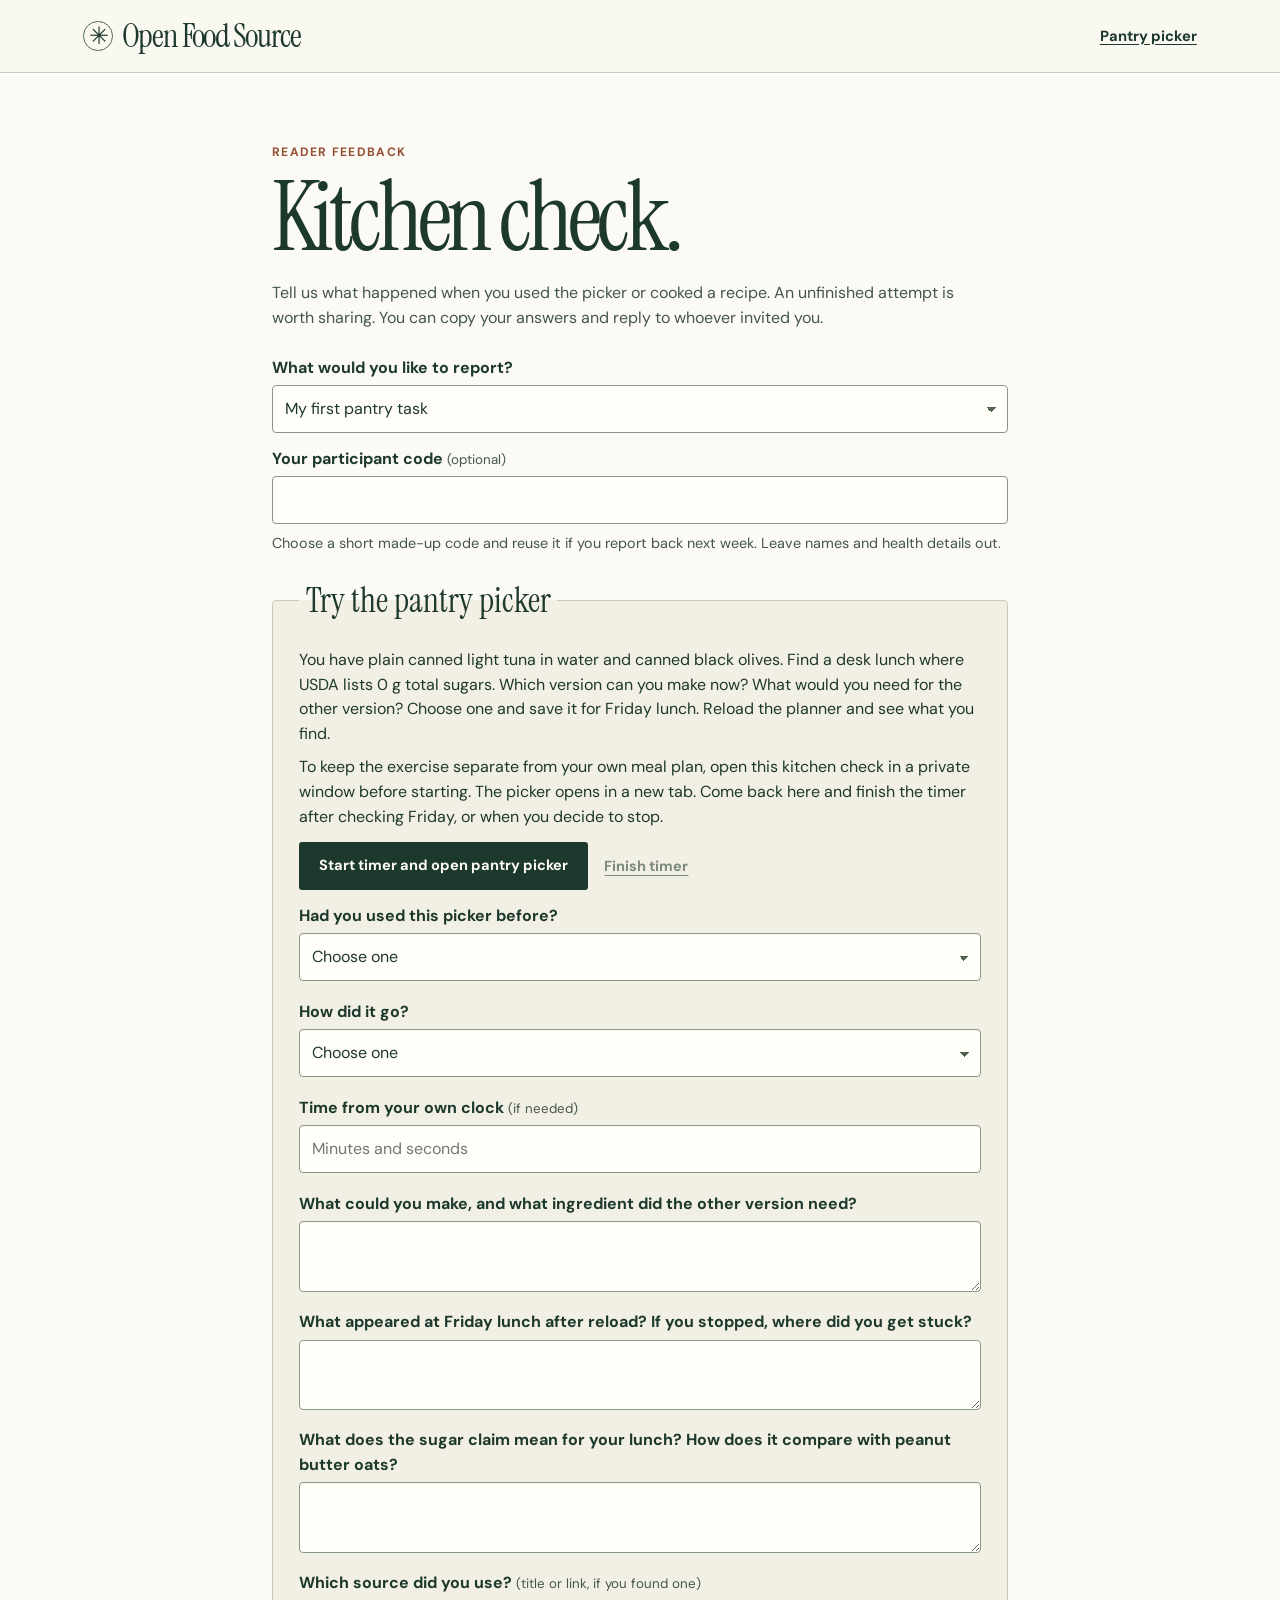
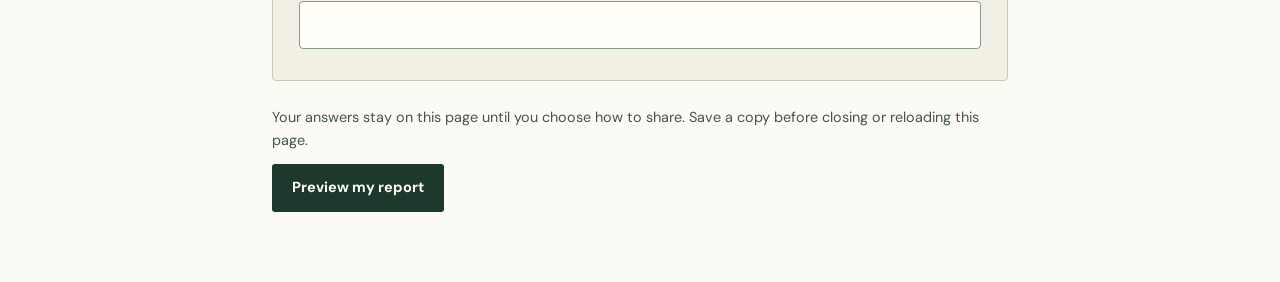
<file: kitchen-check.html>
<!doctype html>
<html lang="en">
<head>
<meta charset="utf-8"><meta name="viewport" content="width=device-width,initial-scale=1">
<meta name="theme-color" content="#1e3a2e">
<title>Kitchen check · Open Food Source</title>
<link rel="stylesheet" href="style.css"><link rel="stylesheet" href="kitchen.css"><link rel="icon" type="image/webp" href="assets/maple-leaf.webp">
<script defer src="dishes.js"></script><script defer src="seasonal-holiday.js"></script><script defer src="seasonal-everyday.js"></script><script defer src="recipes.js"></script><script defer src="december-pilot.js"></script><script defer src="kitchen-check.js"></script>
</head>
<body>
<a href="#main" class="skip">Skip to content</a>
<header class="mast"><div class="wrap mast-inner">
<a class="wordmark" href="./"><span class="compass" aria-hidden="true">✳</span>Open Food Source</a>
<a class="inline" id="check-back" href="./#pantry-picker">Pantry picker</a>
</div></header>
<main id="main" class="wrap section kitchen-check">
<p class="eyebrow" id="check-eyebrow">Reader feedback</p><h1 id="check-title" tabindex="-1">Kitchen check.</h1>
<p class="intro" id="check-intro">Tell us what happened when you used the picker or cooked a recipe. An unfinished attempt is worth sharing. You can copy your answers and reply to whoever invited you.</p>
<p id="pilot-links" hidden><a class="inline" id="pilot-recipe-link" href="./#december-kitchen">Open the recipe</a> <a class="inline" id="pilot-followup-link" href="#return">Day 7 follow-up</a></p>
<noscript>With JavaScript turned off, try the <a href="./#pantry-picker">pantry picker</a> and reply to your inviter with the recipe, what happened and how long it took.</noscript>
<form id="check-form" hidden>
<label id="pilot-drink-label" for="pilot-drink" hidden>Which drink did your household try?
<select id="pilot-drink" disabled><option value="">Choose a pilot drink</option></select></label>
<label for="check-kind">What would you like to report?</label>
<select id="check-kind"><option value="picker">My first pantry task</option><option value="cook">A recipe I cooked</option><option value="return">Whether I came back</option></select>
<label for="check-code"><span id="check-code-label">Your participant code</span> <small>(optional)</small></label>
<input id="check-code" name="code" data-prompt="Participant code" maxlength="36" aria-describedby="code-hint" autocomplete="off">
<p class="check-hint" id="code-hint">Choose a short made-up code and reuse it if you report back next week. Leave names and health details out.</p>

<fieldset id="check-picker"><legend>Try the pantry picker</legend>
<p>You have plain canned light tuna in water and canned black olives. Find a desk lunch where USDA lists 0 g total sugars. Which version can you make now? What would you need for the other version? Choose one and save it for Friday lunch. Reload the planner and see what you find.</p>
<p>To keep the exercise separate from your own meal plan, open this kitchen check in a private window before starting. The picker opens in a new tab. Come back here and finish the timer after checking Friday, or when you decide to stop.</p>
<div class="check-actions"><a class="primary" id="check-start" href="./#pantry-picker" target="_blank" rel="noopener">Start timer and open picker</a><button type="button" id="check-finish" class="text-button">Finish timer</button><button type="button" id="check-restart" class="text-button" hidden>Restart timer</button></div>
<p id="check-time" class="quiet" role="status"></p>
<label>Had you used this picker before?<select name="familiar" data-prompt="Prior experience" required><option value="">Choose one</option><option>First time</option><option>Used it before</option></select></label>
<label>How did it go?<select name="outcome" data-prompt="Task outcome" required><option value="">Choose one</option><option>Finished without help</option><option>Finished with help</option><option>Stopped before finishing</option></select></label>
<label>Time from your own clock <small>(if needed)</small><input name="elapsed" data-prompt="Manually timed duration" placeholder="Minutes and seconds" maxlength="40"></label>
<label>What could you make, and what ingredient did the other version need?<textarea name="choice" data-prompt="Version and missing staple" rows="2"></textarea></label>
<label>What appeared at Friday lunch after reload? If you stopped, where did you get stuck?<textarea name="planner" data-prompt="Planner result or stopping point" rows="2"></textarea></label>
<label>What does the sugar claim mean for your lunch? How does it compare with peanut butter oats?<textarea name="explanation" data-prompt="Explanation in the reader’s words" rows="2"></textarea></label>
<label>Which source did you use? <small>(title or link, if you found one)</small><input name="source" data-prompt="Source found" maxlength="350"></label>
</fieldset>

<fieldset id="check-cook" hidden disabled><legend>What happened at the stove?</legend>
<label>Recipe and version you tried<input name="recipe" data-prompt="Recipe and version" required maxlength="150"></label>
<label>What happened?<select name="outcome" data-prompt="Cooking outcome" required><option value="">Choose one</option><option>Made and served it</option><option>Started and stopped</option></select></label>
<label>Minutes from first ingredient to serving or stopping<input name="minutes" data-prompt="Actual cooking minutes" type="number" min="0" step="any"></label>
<label>How much did it make?<input name="yield" data-prompt="Actual yield" placeholder="For example, two small bowls" maxlength="120"></label>
<label>Any swaps, extra tools, ingredients or unclear steps?<textarea name="observations" data-prompt="Kitchen observations" rows="3"></textarea></label>
</fieldset>

<fieldset id="check-return" hidden disabled><legend>A week later</legend>
<label>When did you first try the picker?<input name="first" data-prompt="First visit date" type="date"></label>
<label>When did you return, if you did?<input name="returned" data-prompt="Return visit date" type="date"></label>
<label>What have you done since the first try?<select name="activity" data-prompt="Actual return activity" required><option value="">Choose one</option><option>Planned another meal</option><option>Cooked another meal</option><option>Visited again without choosing a meal</option><option>Did not return before this check</option></select></label>
<label>Which meal, if any? What brought you back or got in the way?<textarea name="followup" data-prompt="Meal and reason" rows="3"></textarea></label>
</fieldset>

<fieldset id="pilot-cook" hidden disabled><legend>Your first cook</legend>
<label>What happened?<select name="outcome" data-prompt="First cook outcome" required><option value="">Choose one</option><option>Made and served the drink</option><option>Started and stopped</option></select></label>
<label>Date you made or tried the drink<input type="date" name="firstDate" data-prompt="First cook date"></label>
<label>Actual minutes from starting to serving or stopping<input type="number" name="minutes" data-prompt="Actual elapsed minutes" min="0" step="any"></label>
<label>Actual yield<input name="yield" data-prompt="Actual yield" placeholder="For example, two 8-ounce mugs" maxlength="120"></label>
<label>Did you change any ingredients or steps?<select name="changes" data-prompt="Recipe changes" required><option value="">Choose one</option><option>Followed the recipe as written</option><option>Made substitutions or changed a step</option></select></label>
<label>What did you change, or what would help another cook? <small>(optional)</small><textarea name="observations" data-prompt="Substitutions or cooking notes" rows="3"></textarea></label>
</fieldset>

<fieldset id="pilot-return" hidden disabled><legend>One week after the first cook</legend>
<label>Date you first tried this drink<input type="date" name="firstDate" data-prompt="First cook date"></label>
<label>Did your household make this same drink a second time?<select id="pilot-repeat" name="repeat" data-prompt="Made the drink a second time" required><option value="">Choose one</option><option value="yes">Yes</option><option value="no">No</option></select></label>
<label>What led to that choice?<textarea name="why" data-prompt="Reason for repeating or skipping" rows="2" required></textarea></label>
<fieldset id="pilot-repeat-details" hidden disabled><legend>The second batch</legend>
<label>When did you make it again?<input name="repeatDate" data-prompt="Second cook date" type="date"></label>
<label>Actual minutes, if you timed it<input name="minutes" data-prompt="Second cook minutes" type="number" min="0" step="any"></label>
<label>Actual yield<input name="yield" data-prompt="Second batch yield" maxlength="120"></label>
<label>Any ingredients or steps you changed this time? <small>(optional)</small><textarea name="observations" data-prompt="Second batch substitutions" rows="2"></textarea></label>
</fieldset>
</fieldset>

<p class="check-hint">Your answers stay on this page until you choose how to share. Save a copy before closing or reloading this page.</p>
<button type="submit" class="dark-button" id="make-report">Preview my report</button>
</form>
<section id="report-box" hidden aria-labelledby="report-title"><h2 id="report-title">Your report</h2>
<label for="check-report">Review before sharing</label><textarea id="check-report" readonly rows="9"></textarea>
<p>Copy or download your report and reply to the person who shared this check. Opening a GitHub issue draft sends the text to GitHub. It becomes public when you submit the issue.</p>
<div class="check-actions"><button type="button" class="dark-button" id="check-copy">Copy report</button><button type="button" class="text-button" id="check-download">Download text</button><a class="inline" id="check-public" href="https://github.com/bennewell35/open-food-source/issues/new" rel="noreferrer">Open a GitHub draft with my report</a></div>
<p id="report-status" role="status" class="quiet"></p>
</section>
</main></body></html>
</file>
<file: style.css>
@font-face{font-family:Instrument;src:url(assets/serif.ttf)}@font-face{font-family:Instrument;src:url(assets/serif-italic.ttf);font-style:italic}@font-face{font-family:DM;src:url(assets/regular.ttf);font-weight:400 599}@font-face{font-family:DM;src:url(assets/strong.ttf);font-weight:600 900}
:root{--ink:#1d382c;--soft:#44564a;--copper:#965034;--line:#c6cbbc;--paper:#fbfaf5;--pale:#f2f0e4;--sage:#e4e9dc;--dark:#203c30;--serif:Instrument,Georgia,serif;--sans:DM,Arial,sans-serif}
*{box-sizing:border-box}html{scroll-padding-top:1rem}body{margin:0;background:var(--paper);color:var(--ink);font:1rem/1.55 var(--sans)}button,input,select{font:inherit;color:inherit}button,summary,select{cursor:pointer}button,a,input,select,summary{-webkit-tap-highlight-color:transparent}:focus-visible{outline:3px solid #aa5b27;outline-offset:4px}a{color:inherit;text-underline-offset:.21em}button{border:0;background:none}button,a,summary{touch-action:manipulation}h1,h2,h3,h4,p,figure{margin:0}h1,h2,h3{font:400 1rem/1.02 var(--serif)}h2{font-size:clamp(2.9rem,5vw,4.2rem);letter-spacing:-.035em}h3{font-size:2.15rem;letter-spacing:-.022em}h4{font:700 1rem var(--sans)}.wrap{width:min(87%,80rem);margin-inline:auto}[hidden]{display:none!important}.skip{position:absolute;left:1rem;top:-6rem;background:white;padding:.7rem;z-index:10}.skip:focus{top:.5rem}
.mast{border-bottom:1px solid var(--line);background:#faf9f1}.mast-inner,footer>.wrap{display:flex;align-items:center;justify-content:space-between;gap:1rem}.mast-inner{min-height:4.5rem}.wordmark{display:inline-flex;align-items:center;gap:.55rem;font:400 2.05rem/1 var(--serif);text-decoration:none;letter-spacing:-.04em}.compass{font:1.5rem/1 Georgia;border:1px solid #526953;border-radius:50%;display:grid;place-items:center;width:1.85rem;height:1.85rem}nav{display:flex;align-items:center;gap:clamp(.75rem,3vw,2.5rem)}nav a,.inline{font-size:.92rem;font-weight:600}nav a{display:flex;align-items:center;min-height:2.75rem;text-decoration:none}nav a:hover,.source-list a:hover{color:var(--copper);text-decoration:underline}
.hero{background:#f5f1e6;border-bottom:1px solid var(--line);overflow:hidden}.hero-grid{display:grid;grid-template-columns:1fr 1.12fr;gap:2rem;align-items:center;padding-block:clamp(2.2rem,4vw,4.1rem)}.hero-copy{padding-block:1rem}.eyebrow,.meta,.map-footer,.tag{font:700 .76rem/1.5 var(--sans);letter-spacing:.105em;text-transform:uppercase}.eyebrow{color:var(--copper)}.rule{display:flex;align-items:center;gap:.65rem}.rule:before{content:'';width:2rem;height:1px;background:var(--copper)}h1{font-size:clamp(4.2rem,7.3vw,7rem);line-height:.88;letter-spacing:-.048em;margin:.95rem 0 1.4rem}h1 i{font-size:.84em;font-weight:400}h1 em{color:#46603e;font-weight:400}.lede{font-size:clamp(1rem,1.65vw,1.18rem);line-height:1.6;max-width:31rem;color:var(--soft)}.hero-actions{display:flex;align-items:center;gap:1.4rem;flex-wrap:wrap;margin-top:1.7rem}.primary,.dark-button{display:inline-flex;align-items:center;justify-content:center;min-height:2.9rem;padding:.65rem 1.25rem;text-decoration:none;background:var(--ink);color:#fffdf5;border-radius:3px;font:700 .91rem/1.4 var(--sans)}.primary:hover,.dark-button:hover{background:#365640}.inline{display:inline-flex;align-items:center;min-height:2.75rem;text-decoration:underline}.hero-art{position:relative;text-align:center}.hero-art img{display:block;width:100%;height:auto;mix-blend-mode:multiply;mask-image:linear-gradient(to right,transparent,#000 5%,#000 95%,transparent),linear-gradient(to bottom,transparent,#000 5%,#000 94%,transparent);mask-composite:intersect}.hero-art figcaption{font:italic 1.05rem var(--serif);color:#4c6049;margin-top:.4rem}
.section{padding-block:clamp(2.8rem,5.5vw,5.4rem)}.section-head{display:flex;align-items:flex-end;justify-content:space-between;gap:1rem}.section-head h2,.shelf h2,.field-note h2{margin-top:.42rem}.intro{color:var(--soft);max-width:48rem;margin:.9rem 0 1.55rem}.switch{display:flex;align-items:center;border:1px solid var(--line);border-radius:5px;padding:3px;background:#eeeee5}.switch button{font-size:.87rem;font-weight:600;min-height:2.5rem;border-radius:3px;padding:.45rem .9rem}.switch [aria-pressed=true]{background:var(--dark);color:white}.geo-layout{display:grid;grid-template-columns:1.8fr 1fr;border:1px solid #aebca6;border-radius:5px;overflow:hidden}.cartography{display:flex;flex-direction:column;justify-content:center;background:#e9eee3}.map{position:relative;aspect-ratio:2.4;isolation:isolate}.map canvas{width:100%;height:100%;display:block}.map-pin{position:absolute;width:1.8rem;height:1.8rem;padding:0;display:grid;place-items:center;transform:translate(-50%,-50%);border-radius:50%;z-index:1}.map-pin:before,.dot-key{content:'';width:9px;height:9px;border-radius:50%;background:#714330;box-shadow:0 0 0 2px #fcf9e8}.map-pin[aria-pressed=true]:before{width:12px;height:12px;background:#a3492b;box-shadow:0 0 0 2px #fff9e9,0 0 0 6px #98512b47}.map-pin:hover:before{background:#2d4c39}.pin-label{display:none;position:absolute;white-space:nowrap;bottom:100%;background:#203e30;color:white;border-radius:2px;padding:.17rem .45rem;font:600 .74rem var(--sans);pointer-events:none}.map-pin[aria-pressed=true],.map-pin:focus-visible{z-index:3}.map-pin[aria-pressed=true] .pin-label,.map-pin:focus-visible .pin-label{display:block}.map-footer{display:flex;align-items:center;gap:.55rem;padding:.8rem 1rem;font-size:.71rem;color:#405748;letter-spacing:.045em;text-transform:none}.map-credit{margin-left:auto;font-weight:400}.dot-key{display:inline-block}.place-card{display:flex;flex-direction:column;align-items:flex-start;padding:clamp(1.25rem,2.6vw,2.3rem);border-left:1px solid #aebca6;background:#f6f4e9}.place-card h3{margin:.6rem 0}.place-card p:not(.eyebrow){color:var(--soft);font-size:1rem;margin:0 0 1rem}.text-button{font:700 .91rem var(--sans);padding:.55rem 0;text-decoration:underline;text-underline-offset:.23rem;min-height:2.75rem}.place-card .text-button{margin-top:auto}.country-list,.filters{display:flex;flex-wrap:wrap;gap:.4rem;margin-top:1rem}.country-list button,.filters button{min-height:2.75rem;padding:.4rem .8rem;border-radius:4px;border:1px solid var(--line);font-size:.89rem}.country-list [aria-pressed=true],.filters [aria-pressed=true]{background:#e3e9dc;border-color:#758674;font-weight:700}.meta{font-size:.79rem;text-transform:none;letter-spacing:0;color:var(--soft);margin-block:.9rem}.note-grid{display:grid;grid-template-columns:repeat(3,1fr);gap:.7rem}.note-grid button{border:1px solid var(--line);padding:1rem;text-align:left;min-height:6.5rem;display:grid;align-content:space-between;gap:.4rem;border-radius:3px}.note-grid button:hover,.country-list button:hover,.filters button:hover{background:var(--sage)}.note-grid b{font:400 1.6rem/1.1 var(--serif)}.tag{color:#68533d;font-size:.69rem;letter-spacing:.06em}
.kitchen{background:var(--dark);color:#f9f6e9}.kitchen .eyebrow{color:#ded3ab}.kitchen .intro{color:#dee5d7}.recipe-layout{display:grid;grid-template-columns:.85fr 1.35fr;gap:clamp(1.3rem,4vw,4rem)}.recipe-list{border-top:1px solid #6b8171}.recipe-list button{width:100%;display:flex;align-items:center;justify-content:space-between;gap:.5rem;color:#f3f0de;border-bottom:1px solid #6b8171;padding:1rem .8rem;text-align:left;font:400 1.55rem/1.2 var(--serif)}.recipe-list button:after{content:'+';font:1.2rem var(--sans)}.recipe-list button[aria-pressed=true]{background:#344f3f;border-left:3px solid #d3c187}.recipe-list button[aria-pressed=true]:after{content:'•'}.recipe-card{background:#f4f0e2;color:var(--ink);border-radius:4px;padding:clamp(1.2rem,3vw,2.7rem)}.recipe-card p{margin:.75rem 0}.recipe-card h4{margin:1.1rem 0 .2rem}.recipe-card .eyebrow{color:var(--copper)}.recipe-card ul{padding-left:1.4rem;margin:.45rem 0}.recipe-card .study-note{border-top:1px solid #c1c7b5;margin-top:1.2rem;padding-top:1rem}.sources-inline{display:flex;flex-wrap:wrap;gap:0 .85rem}.sources-inline a{font-size:.86rem;display:inline-flex;align-items:center;min-height:2rem}
.index-layout{display:grid;grid-template-columns:.8fr 1.5fr;gap:clamp(1rem,3vw,3rem);align-items:start}.index-controls{display:flex;flex-direction:column}.index-controls label,.portion-label{font-size:.88rem;font-weight:700;margin:.65rem 0 .3rem}input,select{min-height:2.9rem;width:100%;max-width:100%;padding:.55rem .7rem;border:1px solid #adb6a8;border-radius:3px;background:#fffef9}select{appearance:none;padding-right:2.1rem;background-image:linear-gradient(45deg,transparent 50%,#53634f 50%),linear-gradient(135deg,#53634f 50%,transparent 50%);background-position:calc(100% - 16px) 52%,calc(100% - 11px) 52%;background-size:5px 5px;background-repeat:no-repeat}.index-controls .meta{margin:.7rem 0 0}.nutrients{min-width:0;background:#ecefe5;border:1px solid #c5cebe;border-radius:4px;padding:1.4rem}.nutrients h3{font-size:1.9rem}.nutrient-head{display:flex;justify-content:space-between;align-items:start;gap:.8rem}.portion-label{display:block}.nutri-grid{display:grid;grid-template-columns:repeat(4,1fr);margin:1.4rem 0 .7rem;gap:1rem .7rem}.nutri-item{border-top:1px solid #bec9b7;padding-top:.5rem}.nutri-item dt{font-size:.8rem;color:#435644}.nutri-item dd{font-weight:700;margin:0}.quiet{font-size:.85rem;color:var(--soft)}.field-note{background:#e3e8d8;border-block:1px solid #c3cdb8}.goal-grid{display:grid;grid-template-columns:.8fr 1.3fr;gap:3rem;padding-block:3.5rem}.goal-grid p+p{margin-top:.8rem}.shelf details{border-top:1px solid var(--line);padding:.3rem 0}.shelf details:last-child{border-bottom:1px solid var(--line)}summary{font-weight:700;padding:.85rem 0;min-height:3rem}.shelf details>p{max-width:48rem;margin:.5rem 0 1rem}.source-list{display:grid;grid-template-columns:1fr 1fr;gap:.75rem 2rem;padding:1rem 0}.source-list a{display:block;text-decoration:none;border-top:1px solid var(--line);padding:.8rem 0;font-weight:600}.source-list small{display:block;color:var(--soft);font-weight:400}footer{border-top:1px solid var(--line);padding:1.3rem 0;background:#f2f1e6}
dialog{color:var(--ink);border:1px solid #bcc4b5;border-radius:5px;padding:clamp(1.25rem,3vw,2.5rem);width:min(40rem,94%);max-height:86dvh;background:var(--paper)}dialog::backdrop{background:#172c23a6}.dialog-tools{display:flex;align-items:center;justify-content:space-between;border-bottom:1px solid var(--line);margin-bottom:1rem}.dialog-tools button{min-height:2.75rem;text-decoration:underline;font-size:.9rem}dialog h2{font-size:2.65rem;margin:.4rem 0 1.1rem}dialog h4{margin-top:1.3rem}dialog p{margin:.4rem 0}dialog .tag{margin-top:1rem}
@media(max-width:850px){.wrap{width:91%}.hero-grid{gap:1rem}.section-head{align-items:flex-start;flex-wrap:wrap}.geo-layout{grid-template-columns:1.5fr 1fr}.note-grid{grid-template-columns:repeat(2,1fr)}.nutri-grid{grid-template-columns:repeat(3,1fr)}}
@media(max-width:680px){.mast-inner{align-items:flex-start;flex-direction:column;padding:.85rem 0 .2rem;gap:.1rem}.wordmark{font-size:1.8rem}nav{width:100%;justify-content:space-between;gap:.45rem}nav a{font-size:.85rem}.hero-grid{grid-template-columns:1fr;gap:.3rem;padding-block:1.4rem 1rem}.hero-copy{padding:.4rem 0}.hero h1{font-size:clamp(4.15rem,15vw,5rem)}.hero-actions{margin-top:1.2rem;gap:1rem}.hero-art{width:min(100%,24rem);margin:0 auto}.hero-art img{max-height:12.5rem;object-fit:contain}.hero-art figcaption{font-size:.95rem}.section{padding-block:2.6rem}.geo-layout,.recipe-layout,.index-layout,.goal-grid{grid-template-columns:1fr}.place-card{border-left:0;border-top:1px solid #aebca6}.place-card h3{font-size:1.85rem}.place-card p:not(.eyebrow){margin-bottom:.35rem}.map-pin{width:1.35rem;height:1.35rem}.map-pin:before{width:6px;height:6px}.map-footer{font-size:.68rem}.goal-grid{gap:1rem;padding-block:2.5rem}.source-list{grid-template-columns:1fr}.nutri-grid{grid-template-columns:repeat(3,minmax(0,1fr))}.recipe-list button{font-size:1.35rem;padding:.75rem}.index-layout>*{min-width:0}.section-head{gap:.9rem}.note-grid{grid-template-columns:1fr 1fr}.note-grid button{padding:.75rem}.note-grid b{font-size:1.35rem}}
@media(max-width:380px){.nutri-grid{grid-template-columns:repeat(2,1fr)}.note-grid{grid-template-columns:1fr}.hero-actions{gap:.5rem}.switch button{padding-inline:.6rem}.source-list a{overflow-wrap:anywhere}}
@media(prefers-reduced-motion:reduce){*,*::before,*::after{scroll-behavior:auto!important;animation:none!important;transition:none!important}}
.food-plot{padding:clamp(1rem,2.4vw,1.8rem);background:#f0f1e7;border:1px solid var(--line);border-radius:4px;margin-bottom:1.5rem}.plot-head{display:flex;align-items:flex-start;justify-content:space-between;gap:1rem}.plot-head p{color:var(--soft);margin-top:.45rem;font-size:.91rem}.plot-head label{font-size:.84rem;font-weight:700;min-width:13rem}.plot-head select{display:block;margin-top:.25rem;font-size:.9rem}.food-plot canvas{display:block;width:100%;height:20rem;margin-top:1rem;cursor:crosshair}.plot-key{display:flex;gap:.55rem;align-items:flex-start;font-size:.84rem;color:var(--soft)}.plot-key i{display:inline-block;flex:0 0 .6rem;height:.6rem;border-radius:50%;background:#67876a;margin-top:.3rem}.plot-selection{font-size:.93rem;margin-top:.6rem;font-weight:700}.plot-selection:before{content:'';display:inline-block;width:.6rem;height:.6rem;border-radius:50%;border:2px solid #914826;margin-right:.42rem}.hero-art img{mask-size:100% 100%}@media(max-width:680px){.plot-head{display:block}.plot-head label{display:block;margin-top:.8rem}.food-plot canvas{height:17rem}.hero-art{width:min(100%,18.75rem)}}

.planner h2{margin-top:.42rem}
.week-bar,.week-actions{display:flex;align-items:center;justify-content:space-between;gap:.65rem;flex-wrap:wrap}
.week-bar{padding:1.1rem 0;border-block:1px solid var(--line)}
.week-bar h3{font-size:clamp(1.65rem,3vw,2.35rem)}
.week-actions button{border:1px solid #acb6a4;border-radius:3px;min-height:2.75rem;padding:.45rem .8rem;font-size:.9rem;background:#f3f3e9}
.week-actions button:hover,.planner-day>summary:hover{background:var(--sage)}
.planner-day{border-bottom:1px solid var(--line)}
.planner-day>summary{list-style:none;display:grid;grid-template-columns:9rem minmax(0,1.6fr) minmax(0,1fr) 1.4rem;gap:1.2rem;align-items:center;padding:.85rem .6rem;font-weight:400}
.planner-day>summary::-webkit-details-marker{display:none}
.planner-day>summary::after{content:'+';font-size:1.35rem;color:var(--soft);text-align:center}
.planner-day[open]>summary::after{content:'−'}
.planner-day[open]>summary{background:var(--sage)}
.day-date strong,.day-date time{display:block}.day-date time{font-size:.85rem;color:var(--soft)}
.day-dinner,.day-drink{overflow-wrap:anywhere}.day-drink{font-size:.93rem;color:var(--soft)}
.day-fields{display:grid;grid-template-columns:repeat(2,minmax(0,1fr));gap:1rem;padding:1rem}
.day-fields label{font-size:.9rem;font-weight:700}
.day-fields textarea,.day-fields select{display:block;width:100%;font:400 1rem/1.45 var(--sans);margin-top:.3rem}
.day-fields textarea{padding:.6rem .7rem;border:1px solid #adb6a8;border-radius:3px;background:#fffef9;color:var(--ink);resize:vertical}
.planner-recipe{margin:0 1rem 1rem;padding:0 .8rem;background:#f2f1e6;border-radius:3px}
.planner-recipe p{padding:0 0 1rem}.planner-recipe ul{padding-inline-start:1.4rem;margin-top:0}
#planner-status{margin-top:.75rem}
.prevention{display:grid;grid-template-columns:minmax(12rem,.6fr) 1.4fr;gap:2rem;margin-top:2rem;padding:clamp(1.2rem,3vw,2.2rem);border-radius:5px;background:var(--sage)}
.prevention h3{margin-top:.4rem}.prevention p+p{margin-top:1rem}
@media(max-width:680px){nav{flex-wrap:wrap;justify-content:flex-start;column-gap:.9rem;row-gap:0}.week-bar{align-items:flex-start}.planner-day>summary{grid-template-columns:minmax(4.8rem,25%) 1fr 1rem;gap:.25rem .5rem}.day-date{grid-row:1/3}.day-drink{grid-column:2}.planner-day>summary::after{grid-column:3;grid-row:1/3}.day-fields,.prevention{grid-template-columns:1fr}.day-fields{padding:.85rem .2rem}.week-actions{gap:.35rem}.week-actions button{padding:.4rem .55rem}}

.weekly-workbench{display:grid;grid-template-columns:minmax(0,1.13fr) minmax(0,1fr);gap:clamp(1.4rem,3vw,3rem);align-items:start;margin:1.55rem 0}
.weekly-chart{min-width:0}.food-matrix-table{width:100%;border-spacing:0;table-layout:fixed;line-height:1.3}
.food-matrix-table caption{text-align:left;font:400 1.75rem var(--serif);padding:0 0 .8rem}
.food-matrix-table th,.food-matrix-table td{text-align:center;border-bottom:1px solid var(--line);padding:.2rem 0}
.food-matrix-table thead th{font-size:.83rem;padding:.65rem 0;color:var(--soft)}
.food-matrix-table th:first-child{text-align:left;width:34%}
.food-matrix-table tbody th button{width:100%;min-height:2.75rem;padding:.45rem .4rem;text-align:left;font-size:.93rem;font-weight:600;line-height:1.2;text-decoration:underline;text-decoration-color:#8c9e89;text-underline-offset:.18rem}
.food-matrix-table .selected-food{background:#e1e9db}
.food-matrix-table .selected-food th{box-shadow:inset 3px 0 #38583f}
.food-matrix-table .map-count{display:inline-grid;place-items:center;background:#d4dfcd;color:#24472e;border-radius:50%;min-width:1.45rem;min-height:1.45rem;font-size:.85rem;font-weight:700}
.food-matrix-table .no-match{color:#667364}
.a11y-only{position:absolute;width:1px;height:1px;overflow:hidden;clip-path:inset(50%);white-space:nowrap}
.map-legend,.lesson-limit{font-size:.9rem;color:var(--soft)}.map-legend{margin:.85rem 0}
.weekly-lesson{background:#f1f0e4;border:1px solid #c4cab9;border-top:3px solid #657c5d;border-radius:3px;padding:clamp(1.15rem,2.4vw,2rem)}
.weekly-lesson h3{font-size:clamp(2rem,3.3vw,2.8rem);margin:.55rem 0 .85rem}.weekly-lesson p{margin:.6rem 0}
.weekly-lesson h4{margin:1.2rem 0 .3rem}.weekly-lesson .dark-button{margin:.4rem 0}.weekly-lesson .dark-button:disabled{background:#d4dfcd;color:var(--ink);cursor:default}
.weekly-lesson>.text-button{display:block}.lesson-matches,.find-research{border-top:1px solid var(--line);margin-top:1rem}
.matched-meal{display:block;width:100%;text-align:left;text-decoration:underline;text-underline-offset:.18rem;padding:.6rem .2rem;min-height:2.75rem}
.weekly-journal{padding:1.1rem 1.3rem;background:#e4e9dc;border-radius:3px;margin:1.4rem 0 2rem}
.weekly-journal label,.drink-goal{display:block;font-weight:700}.weekly-journal textarea{display:block;width:100%;padding:.65rem;margin-top:.45rem;font:inherit;border:1px solid #9fae97;background:#fffef8;border-radius:3px;resize:vertical}.weekly-journal .quiet:not(:empty){margin-top:.4rem}
.menu-heading{margin-top:1.5rem}.drink-goal{max-width:22rem;margin:0 0 1rem}.drink-goal select,.drink-planning select{background-color:#fffef8;color:var(--ink);margin-top:.25rem}
.drink-planning{border-top:1px solid #80917d;margin-top:1.5rem;padding-top:1.3rem;display:flex;align-items:flex-end;gap:1rem;flex-wrap:wrap}.drink-planning h3{font-size:1.8rem}.drink-planning label{font-size:.88rem;font-weight:700}.drink-planning select{min-width:8rem}.drink-planning button{min-height:2.9rem;background:#eff0da;color:var(--ink);padding:.5rem 1rem;border-radius:3px;font-weight:700}.drink-planning>a{min-height:2.75rem;display:inline-flex;align-items:center}.drink-planning [role=status]:empty{display:none}.drink-planning [role=status]{flex-basis:100%}
@media(max-width:800px){.weekly-workbench{grid-template-columns:1fr}.weekly-lesson h3:focus{scroll-margin-top:2rem}}
@media(max-width:500px){.food-matrix-table th:first-child{width:32%}.food-matrix-table tbody th button{font-size:.84rem}.food-matrix-table .map-count{min-width:1.25rem;min-height:1.25rem}.drink-planning>div{width:100%}}
.mast .wordmark{white-space:nowrap}
@media(min-width:681px){
  .hero-grid{padding-block:1.35rem;gap:1.5rem}.hero-copy{padding-block:.25rem}
  .hero h1{font-size:clamp(4.1rem,6.1vw,6rem);margin:0}
  .hero .lede{margin-top:1rem}.hero-actions{margin-top:1.3rem}
  .hero-art img{max-height:17rem;object-fit:contain}
  #cookbook{padding-block:2.4rem}
}
#cookbook{border-bottom:1px solid var(--line)}
.dish-filters{display:grid;grid-template-columns:1.6fr 1fr 1fr;gap:1rem;align-items:end}
.dish-filters label,.dish-picker label{font-size:.88rem;font-weight:700}
.dish-filters input,.dish-filters select,.dish-picker select{display:block;margin-top:.35rem}
.dish-results{display:flex;align-items:center;gap:1rem;min-height:3.3rem;color:var(--soft);font-size:.9rem}
.dish-list{display:grid;grid-template-columns:repeat(4,minmax(0,1fr));gap:clamp(.75rem,1.6vw,1.4rem);align-items:stretch}
.dish-tile{display:flex;flex-direction:column;text-align:left;background:#fffdf6;border:1px solid var(--line);border-radius:4px;overflow:hidden;color:var(--ink);padding:0}
.dish-tile:hover,.dish-tile[aria-expanded=true]{border-color:#47624a;background:#f0f1e7}
.dish-tile img{width:100%;height:auto;aspect-ratio:3/2;object-fit:cover}
.dish-caption{display:grid;padding:.95rem;gap:.4rem}
.dish-tile strong{font:400 clamp(1.45rem,2.2vw,2rem)/1.08 var(--serif);letter-spacing:-.015em}
.dish-yield,.dish-credit{color:var(--soft);font-size:.9rem}
.meal-recipe-link:not([hidden]){display:inline-flex;align-items:center;min-height:2.75rem}
#dish-empty,#dish-detail{background:#f2f1e6;border:1px solid var(--line);border-radius:4px;padding:clamp(1.15rem,3vw,2.5rem)}
#dish-detail{margin-top:1.4rem;scroll-margin-top:1rem}
#dish-empty a{display:inline-block;margin-top:.8rem}
.detail-heading{display:flex;flex-wrap:wrap;align-items:center;justify-content:space-between;gap:.7rem}
.detail-heading h3{font:400 clamp(2.1rem,4vw,3.5rem)/1.07 var(--serif);margin:.5rem 0}
.dish-credit{max-width:50rem}
.recipe-columns{display:grid;grid-template-columns:1fr 1.7fr;gap:clamp(1rem,3vw,3rem);margin:.85rem 0 1.3rem;border-bottom:1px solid var(--line);padding-bottom:1.2rem}
.recipe-columns ul,.recipe-columns ol{padding-left:1.35rem}.recipe-columns li+li{margin-top:.45rem}.recipe-columns h4{margin:1rem 0 .4rem}
.recipe-columns .text-button{margin-top:.65rem}.dish-picker{display:flex;gap:.65rem;align-items:end;flex-wrap:wrap;margin:.5rem 0 .85rem}
.dish-picker [role=status]:not(:empty){width:100%}
.meal-feedback:empty{display:none}
.ingredient-lesson{margin:.65rem 0;padding:.85rem 1rem;border-left:3px solid #697b50;background:#edf0e5;color:var(--ink)}
.ingredient-lesson strong{display:block;font-family:var(--serif);font-size:1.3rem;font-weight:400}
.ingredient-lesson p{max-width:65ch;margin:.25rem 0;font-size:.94rem}.ingredient-lesson .sources-inline{margin-top:.4rem}
@media(max-width:900px){.dish-list{grid-template-columns:repeat(2,minmax(0,1fr))}.mast-inner{flex-wrap:wrap;padding-block:.65rem}.mast nav{flex-wrap:wrap;gap:.15rem .85rem}}
@media(max-width:680px){.dish-filters{grid-template-columns:1fr 1fr;gap:.65rem}.dish-filters label:first-child{grid-column:1/-1}.recipe-columns{grid-template-columns:1fr}.dish-caption{padding:.7rem}.dish-tile .eyebrow{font-size:.64rem}.dish-tile strong{font-size:1.45rem}}
@media(max-width:410px){.dish-filters{grid-template-columns:1fr}.dish-filters label:first-child{grid-column:auto}.dish-list{gap:.6rem}.dish-yield{font-size:.78rem}}

.season { background: #f4f1e6; border-bottom: 1px solid var(--line); }
.season-grid { display: grid; grid-template-columns: minmax(0, 2fr) minmax(15rem, 1fr); gap: clamp(1.5rem, 4vw, 4rem); }
.season h3 { font-size: clamp(1.75rem, 3vw, 2.3rem); }
.season-meals, .season-drinks { list-style: none; margin: 1rem 0 0; padding: 0; }
.season-meals { display: grid; grid-template-columns: repeat(2, minmax(0, 1fr)); column-gap: 1.25rem; }
.season-meals li, .season-drinks li { border-top: 1px solid var(--line); }
.season-meal { display: flex; gap: .8rem; width: 100%; height: 100%; align-items: center; padding: .7rem 0; text-align: left; }
.season-meal img { width: clamp(3.5rem, 6vw, 5.5rem); height: auto; aspect-ratio: 4/3; object-fit: cover; border-radius: 3px; }
.season-meal strong { display: block; font: 400 1.4rem/1.12 var(--serif); }
.season-meal span { min-width: 0; overflow-wrap: anywhere; }
.season-meal small { display: block; margin-top: .3rem; color: var(--soft); font-size: .8rem; }
.season-drinks button { width: 100%; text-align: left; padding: .65rem .1rem; min-height: 2.75rem; }
.season-meal:hover strong, .season-drinks button:hover { color: var(--copper); text-decoration: underline; }
.season-research { padding: 1.25rem; background: #e4e9dc; margin-top: 1.15rem; }
.season-research h3 { font-size: 1.65rem; }
.season-research p { margin-top: .6rem; font-size: .93rem; }
.season-research button { text-align: left; }
.season-research .inline, .recipe-card > .text-button { display: flex; align-items: center; width: fit-content; }
.recipe-card > a { display: inline-flex; align-items: center; min-height: 2.75rem; margin-top: .5rem; }
@media (max-width: 1000px) { .season-meals { grid-template-columns: minmax(0, 1fr); } }
@media (max-width: 680px) {
  .season-grid { grid-template-columns: minmax(0, 1fr); }
  .season-meal img { width: min(23%, 5rem); }
}

.picker { border-bottom: 1px solid var(--line); }
.picker-layout { display: grid; grid-template-columns: minmax(14rem, 1fr) minmax(0, 2.6fr); gap: clamp(1rem, 3.2vw, 3rem); align-items: start; }
.picker-controls { padding: 1.1rem; background: var(--pale); border: 1px solid var(--line); border-radius: 4px; }
.picker-controls > label:not(.picker-check) { display: block; margin-bottom: .8rem; font-weight: 700; font-size: .91rem; }
.picker-controls select { display: block; margin-top: .3rem; width: 100%; min-width: 0; }
.picker-controls summary { min-height: 2.75rem; padding: .7rem 0; font-size: .92rem; font-weight: 700; }
.picker-controls details { border-bottom: 1px solid var(--line); }
.picker-controls details p { font-size: .9rem; }
.picker-controls .picker-check { font-weight: 500; }
.picker-check { display: flex; gap: .55rem; align-items: center; min-height: 2.75rem; font-size: .9rem; cursor: pointer; }
.picker-check input { flex: none; width: 1.15rem; height: 1.15rem; margin: 0; accent-color: var(--ink); }
#picker-staples { padding-block: .3rem; }
#picker-storage:empty { display: none; }
.picker-guide { background: var(--sage); border-left: 3px solid #758375; padding: .85rem 1rem; margin-bottom: .75rem; }
.picker-guide p { font-size: .96rem; max-width: 72ch; }
.picker-count { font-weight: 700; margin: 0 0 .7rem; }
#picker-results { display: grid; grid-template-columns: repeat(2, minmax(0, 1fr)); gap: 1rem; }
.picker-card { background: #fffdf7; border: 1px solid var(--line); border-radius: 4px; overflow: hidden; display: flex; flex-direction: column; }
.picker-opener { text-align: left; width: 100%; padding: 0; }
.picker-opener:focus-visible { outline-offset: -4px; }
.picker-opener img { display: block; width: 100%; height: auto; aspect-ratio: 768/340; object-fit: cover; }
.picker-caption { padding: .8rem .9rem .25rem; display: grid; gap: .15rem; }
.picker-caption small, .picker-sugar-note { font-size: .82rem; color: var(--soft); }
.picker-caption strong { font: 400 clamp(1.6rem, 2.3vw, 2.15rem)/1.1 var(--serif); }
.picker-opener:hover strong { color: var(--copper); text-decoration: underline; }
.picker-card-body { padding: .1rem .9rem .35rem; display: flex; flex: 1; flex-direction: column; gap: .45rem; }
.picker-card-body p:not(.picker-sugar-note) { font-size: .9rem; }
.picker-card-body p strong { display: block; }
.picker-card-body .picker-check { margin-top: auto; }
#picker-shopping { padding: 1.15rem clamp(1rem, 2.5vw, 2rem); background: var(--pale); margin-top: 1.5rem; }
#shopping-summary { margin-top: .5rem; }
#shopping-ingredients:empty { display: none; }
.shopping-row { display: flex; gap: 1rem; justify-content: space-between; align-items: center; border-top: 1px solid var(--line); }
.shopping-row button { text-align: left; min-height: 2.75rem; }
.step-reading { padding: .85rem; border-left: 3px solid #758375; background: var(--paper); }
.step-reading strong { display: block; margin-bottom: .3rem; }
.step-reading button { border: 1px solid var(--line); padding: .35rem .7rem; margin: .65rem .4rem 0 0; min-height: 2.75rem; }
.step-reading button:disabled { opacity: .48; cursor: default; }
#dish-detail details summary { padding-block: .75rem; font-weight: 700; }
.picker-version { display: block; width: fit-content; max-width: 100%; font-weight: 700; margin-top: .85rem; }
.picker-version select { width: 100%; margin-top: .3rem; display: block; }
@media (max-width: 740px) { .picker-layout { grid-template-columns: minmax(0, 1fr); } }
@media (max-width: 520px) { #picker-results { grid-template-columns: minmax(0, 1fr); } }

.kitchen-check { max-width: 46rem; }
.kitchen-check h1 { font-size: clamp(3.5rem, 8vw, 6rem); }
.kitchen-check h2 { font-size: clamp(2rem, 5vw, 3rem); }
.kitchen-check fieldset, #report-box { margin: 1.6rem 0; padding: clamp(.85rem, 3vw, 1.65rem); border: 1px solid var(--line); border-radius: 4px; background: var(--pale); min-inline-size: 0; }
.kitchen-check legend { padding-inline: .4rem; font: 400 1.7rem/1.2 var(--serif); }
.kitchen-check label { display: block; margin: .85rem 0 .3rem; font-weight: 700; }
.kitchen-check label small, .check-hint { font-weight: 400; color: var(--soft); }
.kitchen-check label :is(input, select, textarea) { display: block; margin-top: .3rem; }
.kitchen-check :is(input, select, textarea) { width: 100%; min-width: 0; max-width: 100%; font: inherit; }
.kitchen-check textarea { resize: vertical; }
.kitchen-check p + p, .kitchen-check .check-hint, .kitchen-check #check-time { margin: .5rem 0 .8rem; }
.check-actions { display: flex; flex-wrap: wrap; align-items: center; gap: .25rem .85rem; margin-top: .75rem; }
.check-hint { font-size: .9rem; }
.check-actions button:disabled { opacity: .55; cursor: default; }
</file>
<file: kitchen.css>
:root {
  --kitchen-target: max(48px, 3rem);
  --kitchen-radius: 4px;
}
.kitchen-mast {
  position: relative;
  z-index: 2;
}
.kitchen-mast .mast-inner { padding-block: .3rem; }
.kitchen-mast nav { gap: clamp(.5rem, 2vw, 1.55rem); }
.kitchen-mast :is(.wordmark, nav a, summary),
.daily :is(button, input, select, .inline),
.region-section :is(button, select, summary),
#daily-reader :is(button, select, summary) { min-height: var(--kitchen-target); }
.kitchen-mast nav a, #kitchen-menu summary {
  padding-inline: .3rem;
  font: 600 .92rem/1.25 var(--sans);
}
#kitchen-menu { position: relative; }
#kitchen-menu summary { display: flex; align-items: center; gap: .55rem; list-style: none; }
#kitchen-menu summary::-webkit-details-marker { display: none; }
#kitchen-menu summary::after {
  content: ""; width: .47rem; height: .47rem; border: solid currentColor;
  border-width: 0 1.5px 1.5px 0; transform: translateY(-.12rem) rotate(45deg);
}
#kitchen-menu[open] summary::after { transform: translateY(.12rem) rotate(225deg); }
#kitchen-menu > div {
  position: absolute; top: 100%; right: 0; z-index: 4; width: max-content;
  max-width: min(20rem, 88vw); padding: .35rem .65rem; border: 1px solid var(--line);
  border-radius: var(--kitchen-radius); background: var(--paper); box-shadow: 0 8px 20px #1d382c1c;
}
#kitchen-menu > div a + a { border-top: 1px solid var(--line); }

.daily { background: #f6f4e9; border-bottom: 1px solid var(--line); }
.daily-inner { padding-block: clamp(1.65rem, 4.5vw, 4.25rem) clamp(2rem, 4vw, 3.75rem); }
.daily-heading, .daily-toolbar, .daily-foot, .region-title, .reader-toolbar {
  display: flex; flex-wrap: wrap; align-items: center; justify-content: space-between;
  gap: .5rem 1rem;
}
.daily-heading { align-items: end; }
.daily-heading h1 {
  margin: .35rem 0 0; font-size: clamp(3.4rem, 6.2vw, 6.1rem);
  line-height: 1; letter-spacing: -.043em; text-wrap: balance;
}
.daily-heading .inline { flex-shrink: 0; }
.daily-controls, .region-filters { display: grid; grid-template-columns: minmax(0, 2fr) minmax(11rem, .85fr); gap: 1rem; }
.daily-controls { margin-top: clamp(1.25rem, 2.6vw, 2.15rem); }
.daily-controls label, .region-filters label {
  min-width: 0; display: grid; align-content: start; gap: .35rem; font-size: .9rem; font-weight: 700;
}
.daily-controls :is(input, select), .region-filters select {
  width: 100%; min-width: 0; margin: 0; border: 1px solid #899789; background-color: #fffef8;
  padding: .65rem .85rem; font-size: 1rem; font-weight: 400;
}
.daily-controls select, .region-filters select { padding-inline-end: 2.25rem; }
.daily-toolbar { margin-top: .85rem; gap: .5rem; }
.k-tabs { display: inline-flex; max-width: 100%; flex-wrap: wrap; align-items: stretch; }
.k-tabs button, .k-outline {
  border: 1px solid #879781; padding: .55rem .9rem; font-weight: 600; font-size: .9rem;
  line-height: 1.3; background: var(--paper); color: var(--ink);
}
.k-tabs button { min-width: var(--kitchen-target); }
.k-tabs button + button { margin-inline-start: -1px; }
.k-tabs button:first-child { border-radius: 4px 0 0 4px; }
.k-tabs button:last-child { border-radius: 0 4px 4px 0; }
.k-tabs button:focus-visible { position: relative; z-index: 1; }
.k-outline { border-radius: var(--kitchen-radius); }
.k-tabs [aria-pressed="true"], .k-outline[aria-pressed="true"] { color: #fffdf5; background: var(--dark); border-color: var(--dark); }
.daily-count { margin: 1.25rem 0 .55rem; font-size: .92rem; font-weight: 600; color: var(--soft); }
.daily-results { display: grid; grid-template-columns: repeat(4, minmax(0, 1fr)); gap: clamp(.65rem, 1.6vw, 1.4rem); }
.daily-tile {
  display: flex; flex-direction: column; align-items: stretch; min-width: 0; padding: 0;
  border: 1px solid var(--line); border-radius: var(--kitchen-radius); overflow: hidden; background: #fffdf6; text-align: left;
}
.daily-tile img { display: block; width: 100%; height: auto; aspect-ratio: 1.9; object-fit: cover; }
.daily-caption {
  display: flex; flex-direction: column; align-items: start; justify-content: center;
  min-width: 0; gap: .3rem; padding: clamp(.75rem, 1.45vw, 1.2rem);
}
.daily-meta { color: var(--copper); font: 700 .8rem/1.4 var(--sans); }
.daily-caption strong { font: 400 clamp(1.55rem, 2.35vw, 2.2rem)/1.08 var(--serif); letter-spacing: -.018em; overflow-wrap: anywhere; }
.daily-origin { color: var(--soft); font-size: .85rem; line-height: 1.35; }
.daily-tile:not(:has(img)) { justify-content: center; background: #eaf0e4; border-top: 3px solid #7b8c70; }
.daily-foot { justify-content: flex-start; gap: 1rem; margin-top: .85rem; }
.daily-foot:not(:has(button:not([hidden]))), #daily-status:empty, #reader-status:empty { display: none; }
#daily-status { margin-top: .8rem; }

.region-section { border-bottom: 1px solid var(--line); }
.region-filters { max-width: 40rem; grid-template-columns: repeat(2, minmax(0, 1fr)); }
#region-count { margin: .45rem 0 1.15rem; color: var(--soft); font-size: .87rem; }
#region-card { background: #f5f3e8; border: 1px solid var(--line); border-radius: var(--kitchen-radius); padding: clamp(1rem, 2.6vw, 2rem); }
.region-title { align-items: baseline; }
.region-title h3 { font-size: clamp(2.25rem, 4vw, 3.55rem); }
.region-title a, .region-stat a { display: inline-flex; align-items: center; min-height: var(--kitchen-target); font-size: .88rem; font-weight: 600; }
.region-stats, #region-recipes { display: grid; grid-template-columns: repeat(2, minmax(0, 1fr)); gap: clamp(.8rem, 2.5vw, 2.5rem); }
.region-stats { margin-top: .7rem; }
.region-stat { border-top: 1px solid #a9b5a5; padding-top: .8rem; }
.region-stat h4 { font: 700 .85rem/1.4 var(--sans); color: var(--soft); }
.region-stat strong { display: block; margin: .3rem 0; font: 400 clamp(1.65rem, 2.7vw, 2.45rem)/1.12 var(--serif); }
.region-stat p, .region-reading p { max-width: 65ch; font-size: .95rem; color: var(--soft); }
.region-summary { margin-top: .6rem; padding: .7rem .9rem; border-left: 3px solid #81936f; background: var(--sage); }
.region-reading { margin-top: .3rem; }
.region-reading summary { padding: .75rem 0; font-size: .92rem; font-weight: 600; }
.region-reading p + p { margin-top: .55rem; }
#region-recipes { margin-top: 1.55rem; }
.region-picks, .region-pick { min-width: 0; }
.region-picks h3 { font-size: clamp(1.7rem, 3vw, 2.4rem); margin-bottom: .65rem; }
.region-pick { border-top: 1px solid var(--line); padding-block: .2rem .65rem; }
.regional-recipe {
  display: block; width: 100%; padding: .65rem 0 .12rem; color: var(--ink);
  font: 600 1.04rem/1.35 var(--sans); text-align: left; text-decoration: underline; text-underline-offset: .21em;
}
.region-pick > span { display: block; color: var(--soft); font-size: .86rem; }

#daily-reader {
  background: var(--paper); width: min(56rem, calc(100% - 2rem)); max-width: 100%;
  max-height: min(92vh, 62rem); max-height: min(92dvh, 62rem);
  margin: auto; padding: 0; overscroll-behavior: contain; overflow-y: auto; overflow-wrap: anywhere;
}
.reader-toolbar {
  position: sticky; top: 0; z-index: 1; justify-content: space-between; padding: .55rem clamp(.85rem, 2vw, 1.5rem);
  background: var(--paper); border-bottom: 1px solid var(--line);
}
#reader-content { padding: clamp(.9rem, 2.4vw, 1.8rem); }
#reader-status:not(:empty) { margin: .65rem 1rem 0; }
#reader-content :is(#dish-detail, .recipe-card, .drink-planning) { margin-top: 0; padding: 0; border: 0; background: transparent; min-width: 0; }
#reader-content .recipe-columns { grid-template-columns: minmax(0, .8fr) minmax(0, 1.35fr); }
#reader-content :is(ul, ol) { padding-inline-start: 1.45rem; }
#reader-content li + li { margin-top: .45rem; }
#reader-content ol li::marker { color: var(--copper); font-weight: 700; }
#reader-content .drink-planning { margin-top: 1rem; border-top: 1px solid var(--line); padding-top: 1rem; color: var(--ink); }
#reader-content .drink-planning button { background: var(--dark); color: white; }
#reader-content :is(.recipe-card, .dish-credit, .study-note, .drink-planning) a { overflow-wrap: anywhere; }
#reader-content select { max-width: 100%; }

@media (hover: hover) {
  .daily-tile:hover { border-color: #566d51; }
  .daily-tile:hover strong, .regional-recipe:hover, #kitchen-menu summary:hover { color: var(--copper); text-decoration: underline; }
  .k-tabs button:not([aria-pressed="true"]):hover, .k-outline:not([aria-pressed="true"]):hover { background: var(--sage); }
}
@media (max-width: 60rem) {
  .daily-results { grid-template-columns: repeat(3, minmax(0, 1fr)); }
}
@media (max-width: 47rem) {
  .daily-results { grid-template-columns: repeat(2, minmax(0, 1fr)); }
  .kitchen-mast .mast-inner { gap: .15rem .8rem; }
  .kitchen-mast nav { gap: .15rem .6rem; }
  .region-stats, #region-recipes, #reader-content .recipe-columns { grid-template-columns: minmax(0, 1fr); }
  .region-stats { gap: .3rem; }
}
@media (max-width: 36rem) {
  .kitchen-mast .mast-inner { display: block; padding-block: .15rem; }
  .kitchen-mast .wordmark { font-size: 1.8rem; }
  .kitchen-mast nav { position: relative; justify-content: space-between; width: 100%; flex-wrap: wrap; gap: 0 .25rem; }
  #kitchen-menu { position: static; }
  #kitchen-menu > div { inset-inline: 0; width: auto; max-width: none; }
  .kitchen-mast nav a, #kitchen-menu summary { padding-inline: .1rem; font-size: .87rem; }
  .daily-heading { gap: .25rem; }
  .daily-heading h1 { font-size: clamp(2.9rem, 10vw, 3.4rem); }
  .daily-heading .inline { padding: 0; }
  .daily-controls { grid-template-columns: minmax(0, 1fr); gap: .6rem; margin-top: .65rem; }
  .k-tabs button, .k-outline { padding-inline: .7rem; }
  .daily-toolbar { align-items: stretch; }
  .daily-caption { padding: .7rem; }
  .daily-caption strong { font-size: 1.5rem; }
  .daily-meta, .daily-origin { font-size: .78rem; }
  #daily-reader {
    width: 100%; height: 100%; max-height: 100vh; max-height: 100dvh; border: none; border-radius: 0;
    padding: env(safe-area-inset-top) env(safe-area-inset-right) env(safe-area-inset-bottom) env(safe-area-inset-left);
  }
  #reader-content :is(.dish-picker, .drink-planning) { align-items: stretch; }
  #reader-content .dish-picker label { flex: 1 1 6rem; min-width: 0; }
  #reader-content .dish-picker button { flex-basis: 100%; }
}
@media (max-width: 22rem) {
  .daily-results, .region-filters { grid-template-columns: minmax(0, 1fr); }
}
@media (prefers-reduced-motion: reduce) {
  :is(.daily, .region-section, #daily-reader, .kitchen-mast) * { scroll-behavior: auto; animation: none; transition: none; }
}

@media (max-height: 30rem) {
  .reader-toolbar { position: static; }
}
#daily-reader { scroll-padding-top: 5.5rem; }

@media (max-width: 42rem) {
  footer > .wrap { flex-wrap: wrap; justify-content: flex-start; }
  footer .wordmark, .kitchen-mast .wordmark { max-width: 100%; white-space: normal; overflow-wrap: anywhere; }
  #pantry .plot-head label, #pantry .plot-head select { min-width: 0; width: 100%; }
  #pantry .nutri-grid {
    grid-template-columns: repeat(auto-fit, minmax(min(100%, 6.5rem), 1fr));
  }
  #pantry .nutrients, #pantry .nutri-item, .region-title h3 { min-width: 0; overflow-wrap: anywhere; }
  #cookbook .dish-list {
    grid-template-columns: repeat(auto-fit, minmax(min(100%, 8.5rem), 1fr));
  }
  #cookbook .dish-caption { min-width: 0; overflow-wrap: anywhere; }
  #atlas .switch { max-width: 100%; flex-wrap: wrap; }
  #atlas .switch button { flex: 1 1 6.5rem; }
  #planner #food-matrix { position: relative; max-width: 100%; overflow-x: auto; }
  #planner .food-matrix-table { min-width: 17rem; }
}

.tonic-guide { background: #f2f0e5; border-bottom: 1px solid var(--line); }
.tonic-heading { display: grid; grid-template-columns: minmax(0, 2fr) minmax(8rem, .65fr); align-items: center; gap: 1.25rem; }
.tonic-heading h2 { font-size: clamp(3rem, 6vw, 5.25rem); }
.tonic-heading .intro { margin-bottom: 1rem; max-width: 43rem; }
.tonic-heading img { width: 100%; height: auto; max-height: 10rem; object-fit: contain; mix-blend-mode: multiply; }
.tonic-controls { margin-top: 1rem; max-width: 46rem; }
.tonic-controls input { width: 100%; min-width: 0; padding: .65rem .85rem; border: 1px solid #899789; background: #fffef8; font-size: 1rem; font-weight: 400; }
.tonic-guide :is(select,input,button,summary,.inline) { min-height: var(--kitchen-target); }
#tonic-season-note { color: var(--soft); margin: .8rem 0 .15rem; max-width: 64ch; }
#tonic-season-note:empty { display: none; }
.tonic-guide summary { cursor: pointer; padding-block: .65rem; font-weight: 600; }
.tonic-care p { max-width: 70ch; }
.tonic-results-heading, .tonic-actions { display: flex; align-items: center; justify-content: space-between; flex-wrap: wrap; gap: .25rem 1rem; }
.tonic-results-heading { margin-top: 1.1rem; border-bottom: 1px solid #9da995; }
#tonic-count { font-weight: 600; }
.tonic-results { display: grid; grid-template-columns: repeat(3, minmax(0, 1fr)); gap: .75rem; padding: 0; margin: .9rem 0; list-style: none; }
.tonic-result { height: 100%; width: 100%; display: flex; flex-direction: column; align-items: flex-start; gap: .35rem; background: var(--paper); text-align: left; padding: 1rem; border: 1px solid var(--line); border-radius: var(--kitchen-radius); overflow-wrap:anywhere; }
.tonic-result strong { font: 400 clamp(1.42rem, 2.5vw, 2.1rem)/1.1 var(--serif); }
.tonic-result:hover { border-color: var(--copper); }
.tonic-time, .tonic-category { font: 400 .88rem/1.45 var(--sans); color: var(--soft); }
.tonic-category { font-weight: 600; color: var(--copper); margin-top: auto; padding-top: .35rem; }
.tonic-actions { justify-content: flex-start; }
.tonic-shelf { margin-top: 1.25rem; border-top: 1px solid var(--line); }
#tonic-evidence-list { display: grid; grid-template-columns: repeat(2,minmax(0,1fr)); gap: 1rem 2rem; }
#tonic-evidence-list h3 { font-size: 1.7rem; margin: .5rem 0; }
@media (max-width: 43rem) {
  .tonic-results { grid-template-columns: repeat(2,minmax(0,1fr)); }
  .tonic-heading { grid-template-columns: 1fr; }
  .tonic-heading img { display: none; }
  #tonic-evidence-list { grid-template-columns: 1fr; }
}
@media (max-width: 30rem) {
  .region-filters, .tonic-results { grid-template-columns: minmax(0,1fr); }
  .tonic-result { gap: .2rem; padding: .85rem 1rem; }
}

.daily-inner {
  padding-block: clamp(1.35rem, 3.8vw, 3.5rem) clamp(2rem, 4vw, 3.75rem);
}
.daily-heading .inline { text-underline-offset: .25em; }
.daily-count { display: flex; align-items: center; gap: .8rem; }
.daily-count::after { content: ""; flex: 1; height: 1px; background: var(--line); }
.daily-caption { flex: 1; justify-content: flex-start; }
.daily-origin { margin-top: auto; padding-top: .15rem; }
.daily-results .daily-empty { grid-column: 1 / -1; max-width: 60ch; padding: .55rem 0; }
.daily-tile img { aspect-ratio: 1.75; }
.daily-foot { margin-top: 1rem; }
.daily-foot .k-outline { min-width: min(100%, 10rem); }

:is(.daily-tile, .tonic-result, .dish-tile):focus-visible {
  outline: 3px solid var(--copper); outline-offset: 3px; border-color: var(--dark);
}
:is(.daily-tile, .tonic-result, .dish-tile, .picker-opener):focus-visible strong,
.regional-recipe:focus-visible { color: var(--copper); text-decoration: underline; text-underline-offset: .12em; }
.k-outline:not([aria-pressed=true]):focus-visible,
.k-tabs button:not([aria-pressed=true]):focus-visible { background: var(--sage); }

#daily-reader { --reader-inset: clamp(1rem, 2.5vw, 2rem); }
.reader-toolbar, #reader-content { padding-inline: var(--reader-inset); }
#reader-content { padding-top: 0; }
#reader-status, #reader-status:empty, #reader-status:not(:empty) {
  display: block; min-block-size: 1.5rem; margin: 0; padding-inline: var(--reader-inset);
  font-size: .84rem; line-height: 1.5rem;
}
#reader-content :is(.detail-heading h3, .recipe-card h3) {
  margin: .45rem 0 .55rem; line-height: 1.04; text-wrap: balance;
  font-size: clamp(2.25rem, 4.5vw, 3.65rem);
}
#reader-content .recipe-columns { margin-top: .35rem; }
#reader-content .recipe-columns > div > h4:first-child { margin-top: .45rem; }
#reader-content :is(ul, ol) { margin-block: .6rem .9rem; }
.step-reading { border-color: #738263; background: #edf0e5; border-radius: 0 var(--kitchen-radius) var(--kitchen-radius) 0; }
.step-reading strong { color: var(--copper); font-size: .9rem; }
.step-reading button { min-height: var(--kitchen-target); background: var(--paper); border-radius: var(--kitchen-radius); }
.step-reading button:focus-visible { border-color: var(--dark); }

.kitchen-check h1 { margin: .45rem 0 .85rem; line-height: 1.02; text-wrap: balance; overflow-wrap: anywhere; }
.mast:has(+ .kitchen-check) .wordmark { max-width: 100%; white-space: normal; overflow-wrap: anywhere; }
.kitchen-check .intro { max-width: 62ch; }
.kitchen-check :is(input, select, textarea) {
  padding: .58rem .75rem; border: 1px solid #899789; border-radius: var(--kitchen-radius);
  background-color: #fffef8; color: var(--ink); font-size: 1rem; font-weight: 400;
}
.kitchen-check select { padding-inline-end: 2.3rem; }
.kitchen-check input[type=date] { min-inline-size: 0; padding-inline: .1em; }
.kitchen-check :is(input, select, button, .primary, .inline) { min-height: var(--kitchen-target); }
.kitchen-check fieldset > label + label { margin-top: 1.15rem; }
.kitchen-check legend { color: var(--ink); font-size: clamp(1.65rem, 3.3vw, 2.15rem); }
.kitchen-check #pilot-repeat-details { border-inline-start: 3px solid #738263; background: var(--paper); }
.kitchen-check #pilot-links { display: flex; flex-wrap: wrap; align-items: center; gap: 0 .75rem; }
.kitchen-check .check-actions { gap: .35rem 1rem; }
.kitchen-check :is(#report-box, fieldset) { overflow-wrap: anywhere; }
.kitchen-check #check-report { line-height: 1.55; }

@media (min-width: 22.6rem) and (max-width: 36rem) {
  .daily-controls { grid-template-columns: minmax(0, 1fr) minmax(8.5rem, .65fr); gap: .65rem; }
}
@media (max-width: 36rem) {
  .daily-toolbar { gap: .45rem .65rem; }
  .daily-caption { padding: .7rem .65rem; }
  .daily-caption strong { font-size: clamp(1.45rem, 6vw, 1.75rem); }
  .daily-foot { margin-top: .8rem; }
  #reader-content .recipe-columns { gap: .55rem; }
  .kitchen-check .check-actions { align-items: start; }
}
@media (hover: hover) and (pointer: fine) {
  :is(.daily-tile, .tonic-result, .dish-tile):hover {
    border-color: #738263; box-shadow: 0 3px 12px #1d382c15;
  }
  :is(.daily-tile, .tonic-result, .dish-tile):hover strong {
    color: var(--copper); text-decoration: underline; text-underline-offset: .12em;
  }
}
@media (prefers-reduced-motion: no-preference) {
  :is(.daily-tile, .tonic-result, .dish-tile) { transition: transform 120ms ease-out, box-shadow 120ms ease-out; }
  :is(.daily-tile, .tonic-result, .dish-tile):active { transform: translateY(1px); box-shadow: none; }
  #daily-reader[open] { animation: reader-arrive 160ms ease-out; }
  #daily-reader[open]::backdrop { animation: reader-backdrop 140ms ease-out; }
  .reader-toolbar:has(+ #reader-status:not(:empty)) #reader-save[aria-pressed=true] { animation: favorite-saved 170ms ease-out; }
  .step-reading:not([hidden]) strong { animation: step-change 150ms ease-out; }
}
@keyframes reader-arrive { from { opacity: .35; transform: translateY(5px); } to { opacity: 1; transform: none; } }
@keyframes reader-backdrop { from { opacity: .3; } to { opacity: 1; } }
@keyframes favorite-saved { from { transform: scale(.97); } to { transform: none; } }
@keyframes step-change { from { opacity: .45; transform: translateY(2px); } to { opacity: 1; transform: none; } }
</file>
<file: field-guide.css>
.daily-shortcuts { display:flex; align-items:center; flex-wrap:wrap; gap:0 1.2rem; }
.daily-shortcuts, .daily-shortcuts a { min-width:0; max-width:100%; white-space:normal; overflow-wrap:anywhere; }
.december-kitchen { background:var(--dark); color:var(--paper); }
.december-heading, .december-feedback { display:flex; flex-wrap:wrap; justify-content:space-between; align-items:center; gap:.65rem 2rem; }
.december-kitchen .eyebrow { color:#e9cb9f; }
.december-heading h2 { margin-top:.45rem; font-size:clamp(3.2rem,6vw,5.2rem); }
.december-share { min-height:var(--kitchen-target); border:1px solid #a1b4a5; border-radius:var(--kitchen-radius); padding:.55rem 1rem; color:var(--paper); font-weight:600; }
.december-share:hover { background:#304e40; }
.december-intro { max-width:61ch; margin:.85rem 0 1.65rem; color:#e4eadf; }
#december-share-status:empty { display:none; }
#december-share-status { margin-bottom:.75rem; }
#december-invitation { max-width:48rem; margin-bottom:1rem; }
#december-invitation textarea { display:block; width:100%; color:var(--ink); }
.december-drinks { display:grid; grid-template-columns:repeat(3,minmax(0,1fr)); gap:clamp(.8rem,1.8vw,1.6rem); padding:0; margin:0; list-style:none; }
.december-drinks > li, .december-card, .december-caption { min-width:0; overflow-wrap:anywhere; }
.december-card { display:flex; flex-direction:column; height:100%; width:100%; text-align:left; background:var(--paper); color:var(--ink); border:1px solid transparent; border-radius:var(--kitchen-radius); overflow:hidden; padding:0; }
.december-card img { width:100%; height:auto; aspect-ratio:3/2; object-fit:cover; }
.december-caption { display:flex; flex-direction:column; flex:1; gap:.35rem; padding:clamp(.85rem,1.5vw,1.35rem); }
.december-caption small { color:var(--copper); font:600 .85rem/1.45 var(--sans); }
.december-caption strong { font:400 clamp(1.65rem,2.9vw,2.5rem)/1.08 var(--serif); letter-spacing:-.02em; }
.december-caption > span { font-size:.9rem; color:var(--soft); }
.december-feedback { border-top:1px solid #789184; margin-top:1.5rem; padding-top:1rem; }
.december-feedback h3 { font-size:1.7rem; }
.december-feedback > div, .pilot-reader-links { display:flex; flex-wrap:wrap; align-items:center; gap:.3rem 1.25rem; }
.december-feedback a, .pilot-reader-links a { min-height:var(--kitchen-target); }
.pilot-reader-links { border-block:1px solid var(--line); padding:.6rem 0; margin:1rem 0; }
.pilot-reader-links a { display:inline-flex; align-items:center; }
.pilot-reader-links h4 { flex-basis:100%; }
@media (hover:hover) { .december-card:hover strong { text-decoration:underline; text-underline-offset:.13em; } }
@media (prefers-reduced-motion:no-preference) {
  .december-card { transition:transform 160ms ease-out; }
  @media (hover:hover) { .december-card:hover { transform:translateY(-2px); } }
  .december-card:active { transform:scale(.99); }
}
@media (max-width:42rem) {
  .december-drinks { grid-template-columns:minmax(0,1fr); }
  .december-card { display:grid; grid-template-columns:minmax(0,30%) minmax(0,1fr); }
  .december-card img { height:100%; min-height:7.5rem; }
  .december-feedback { align-items:start; }
}
@media (max-width:22rem) { .december-card { grid-template-columns:minmax(0,1fr); } .december-card img { height:auto; } }

.disease-guide { background:var(--paper); border-block:1px solid var(--line); }
.disease-heading { margin-bottom:clamp(1.35rem,3vw,2.4rem); }
.disease-heading h2 { margin-top:.35rem; }
.disease-layout { display:grid; grid-template-columns:minmax(12rem,.65fr) minmax(0,2fr); gap:clamp(1.25rem,4vw,4.25rem); align-items:start; }
.disease-navigation { min-width:0; }
.disease-navigation label, #disease-choice { display:none; }
#disease-menu h3 { color:var(--copper); font:700 .9rem/1.4 var(--sans); margin:0 0 .35rem; }
#disease-menu > div + div { margin-top:1.25rem; }
#disease-menu button { display:block; width:100%; padding:.65rem .8rem; min-height:var(--kitchen-target); text-align:left; font-weight:600; border-inline-start:3px solid transparent; }
#disease-menu button[aria-pressed=true] { background:var(--sage); border-color:var(--ink); }
#disease-reading { border-top:2px solid var(--ink); min-width:0; padding-top:1rem; }
.condition-header { display:flex; flex-wrap:wrap; justify-content:space-between; align-items:center; gap:0 1rem; }
.condition-header h3 { font-size:clamp(2.2rem,4vw,3.3rem); }
.condition-header .inline { min-height:var(--kitchen-target); font-size:.85rem; }
.condition-food { color:var(--copper); font-weight:600; margin:.35rem 0; }
.condition-question { color:var(--soft); max-width:66ch; }
.condition-study { margin-top:1.25rem; border-top:1px solid var(--line); padding-top:1rem; }
.condition-design { font-size:.88rem; font-weight:600; color:var(--soft); }
.condition-study h4 { margin:.4rem 0 .8rem; font:400 clamp(1.4rem,2vw,1.75rem)/1.22 var(--serif); }
.condition-study dl { display:grid; grid-template-columns:minmax(7.9rem,1fr) minmax(0,3fr); gap:.55rem 1.2rem; margin:0; }
.condition-study dt { font-weight:600; }
.condition-study dd { margin:0; max-width:70ch; }
.condition-kitchen { background:var(--sage); margin-top:1.4rem; padding:1rem clamp(1rem,2vw,1.5rem); border-radius:var(--kitchen-radius); }
.condition-kitchen h4 { font:400 1.65rem/1.1 var(--serif); margin-bottom:.5rem; }
.condition-recipes { display:flex; flex-wrap:wrap; gap:0 1.2rem; margin-top:.3rem; }
.condition-recipes .regional-recipe { width:auto; min-height:var(--kitchen-target); }
@media (max-width:48rem) {
  .disease-layout { grid-template-columns:minmax(0,1fr); }
  #disease-menu { display:none; }
  .disease-navigation label { display:block; font-size:.93rem; font-weight:700; margin-bottom:.35rem; }
  #disease-choice { display:block; width:100%; min-width:0; min-height:var(--kitchen-target); color:var(--ink); font-size:1rem; }
}
@media (max-width:34rem) {
  .condition-study dl { display:block; }
  .condition-study dd + dt { margin-top:.7rem; }
}

.condition-result { max-width:72ch; }
.condition-limit { max-width:72ch; color:var(--soft); margin:.45rem 0; }
.condition-method summary, .research-key summary { padding-block:.7rem; min-height:var(--kitchen-target); cursor:pointer; font-weight:600; }
.condition-method dl { margin-bottom:.6rem; }
.research-key { border-top:1px solid var(--line); margin-top:.9rem; }
.research-key p { color:var(--soft); font-size:.93rem; margin-bottom:.65rem; }
.disease-footer { display:flex; flex-wrap:wrap; justify-content:space-between; align-items:center; gap:.2rem 1rem; border-top:1px solid var(--line); padding-top:.5rem; margin-top:1.5rem; color:var(--soft); font-size:.9rem; }
</file>
